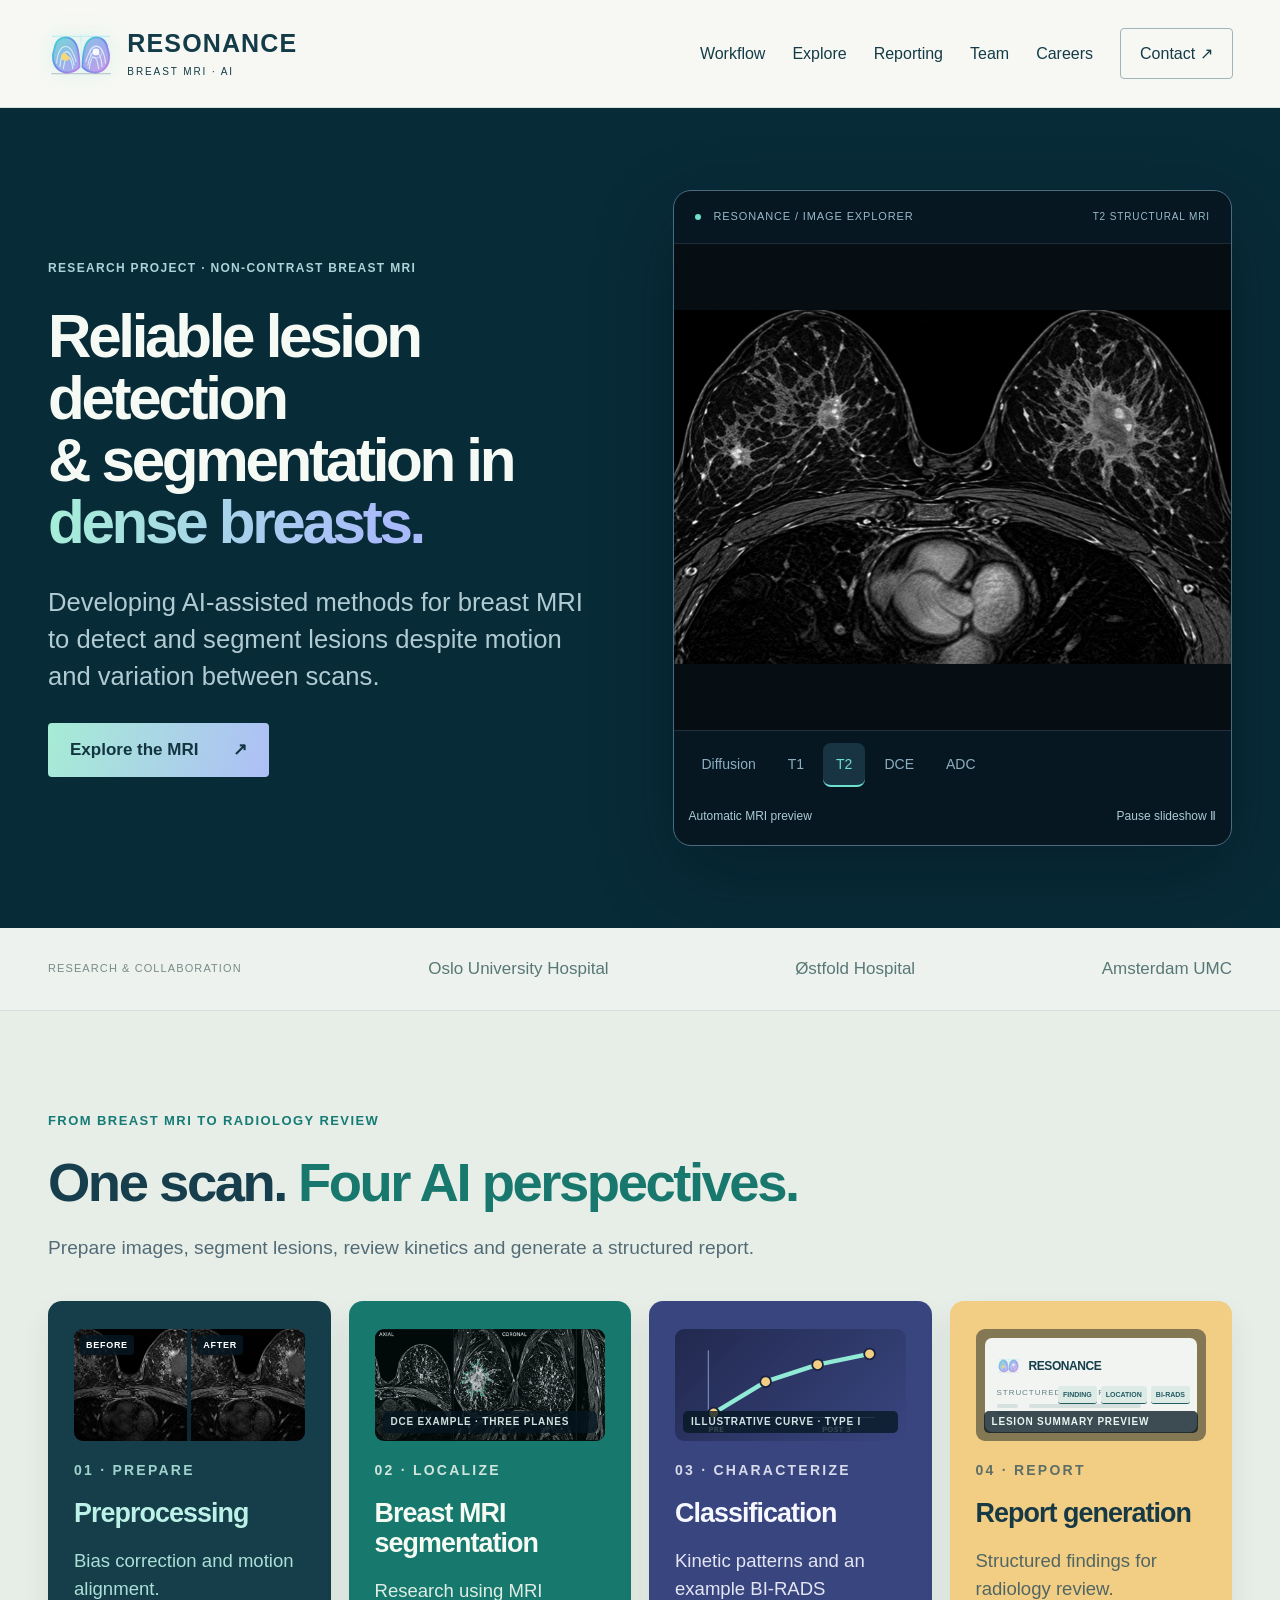
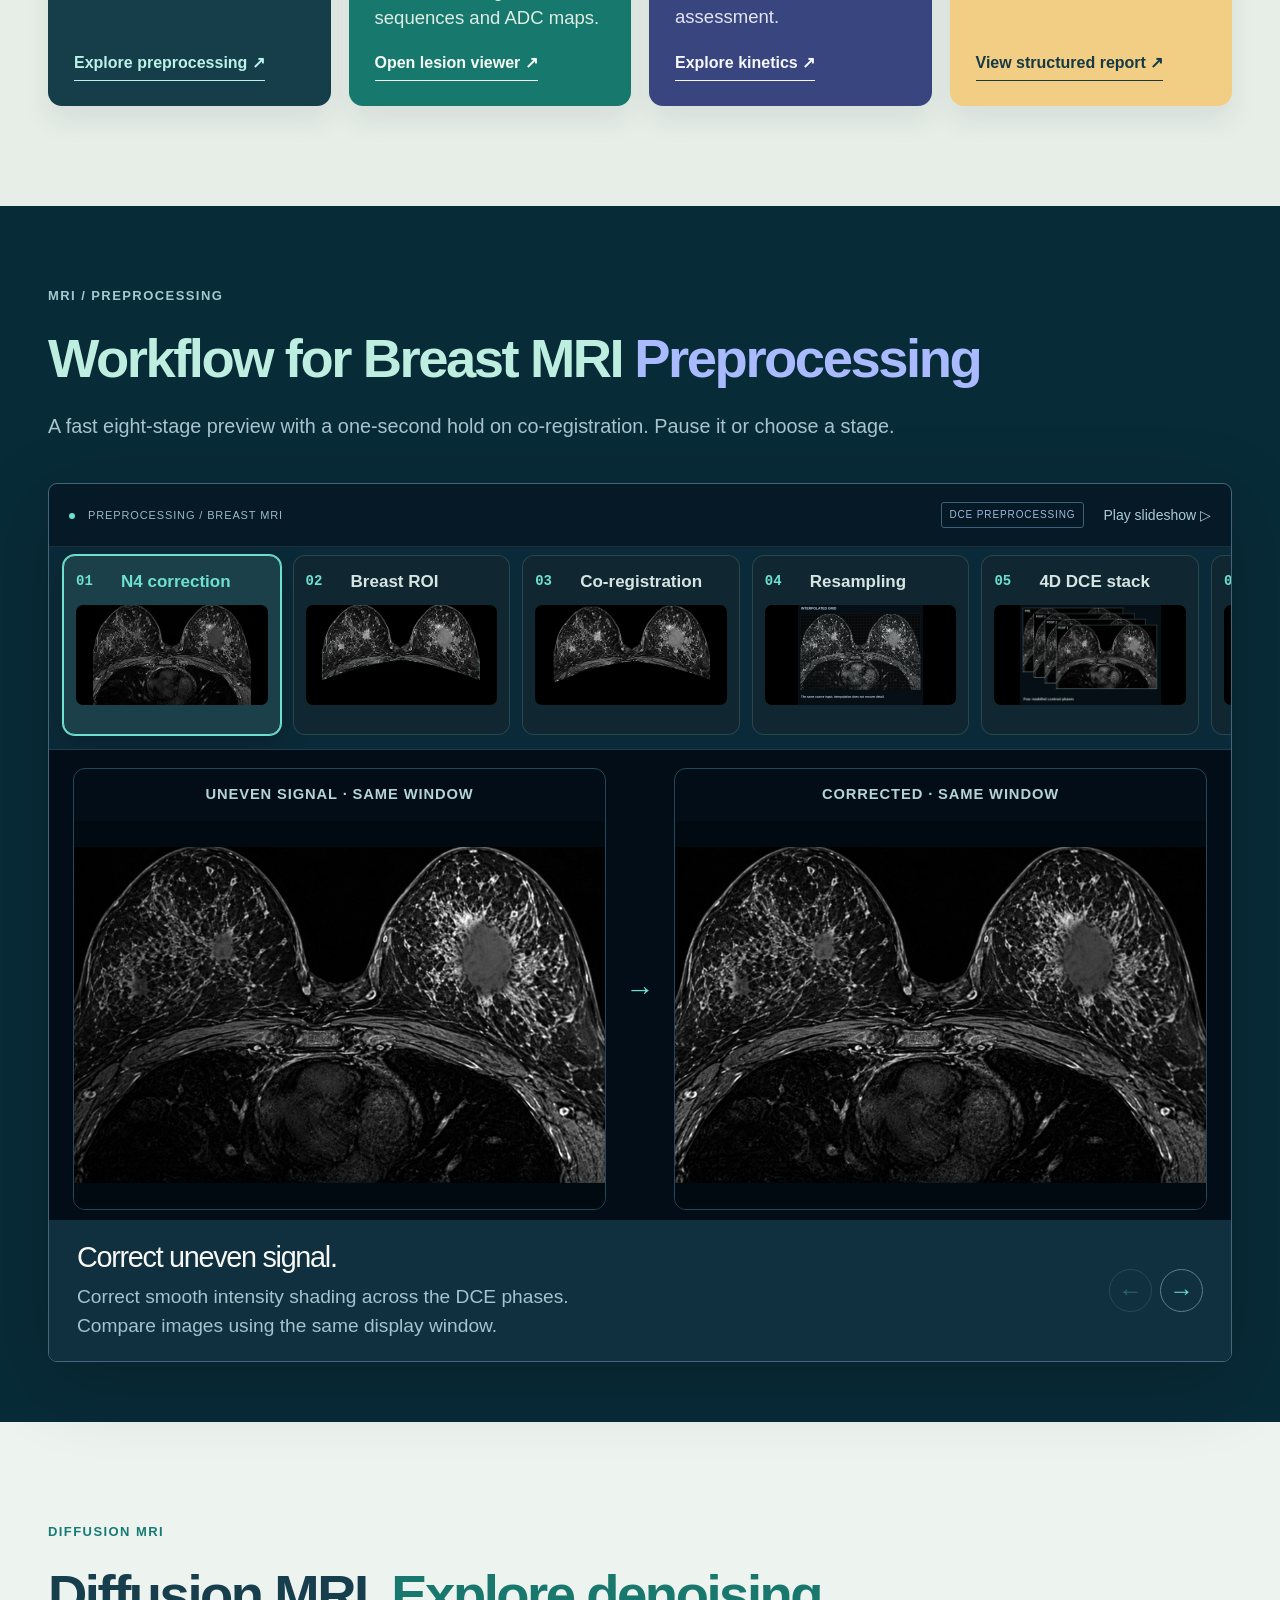
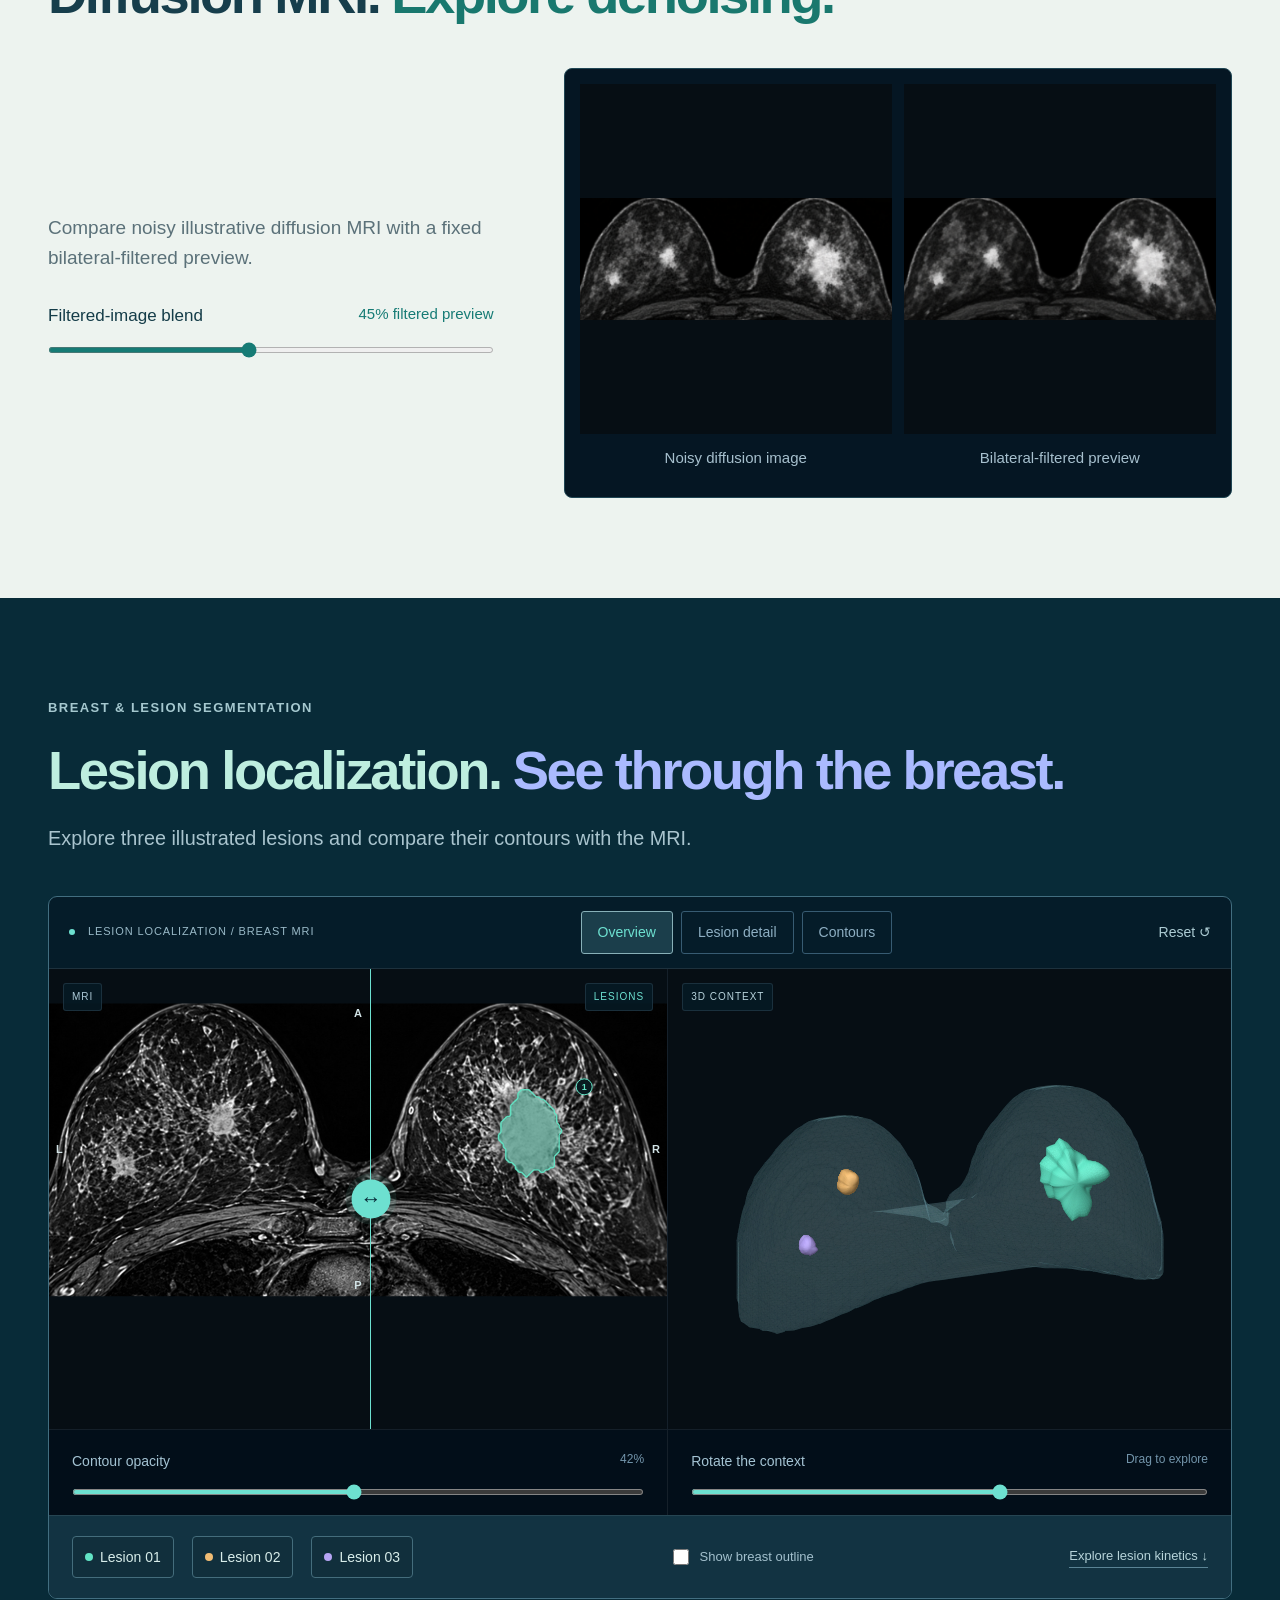
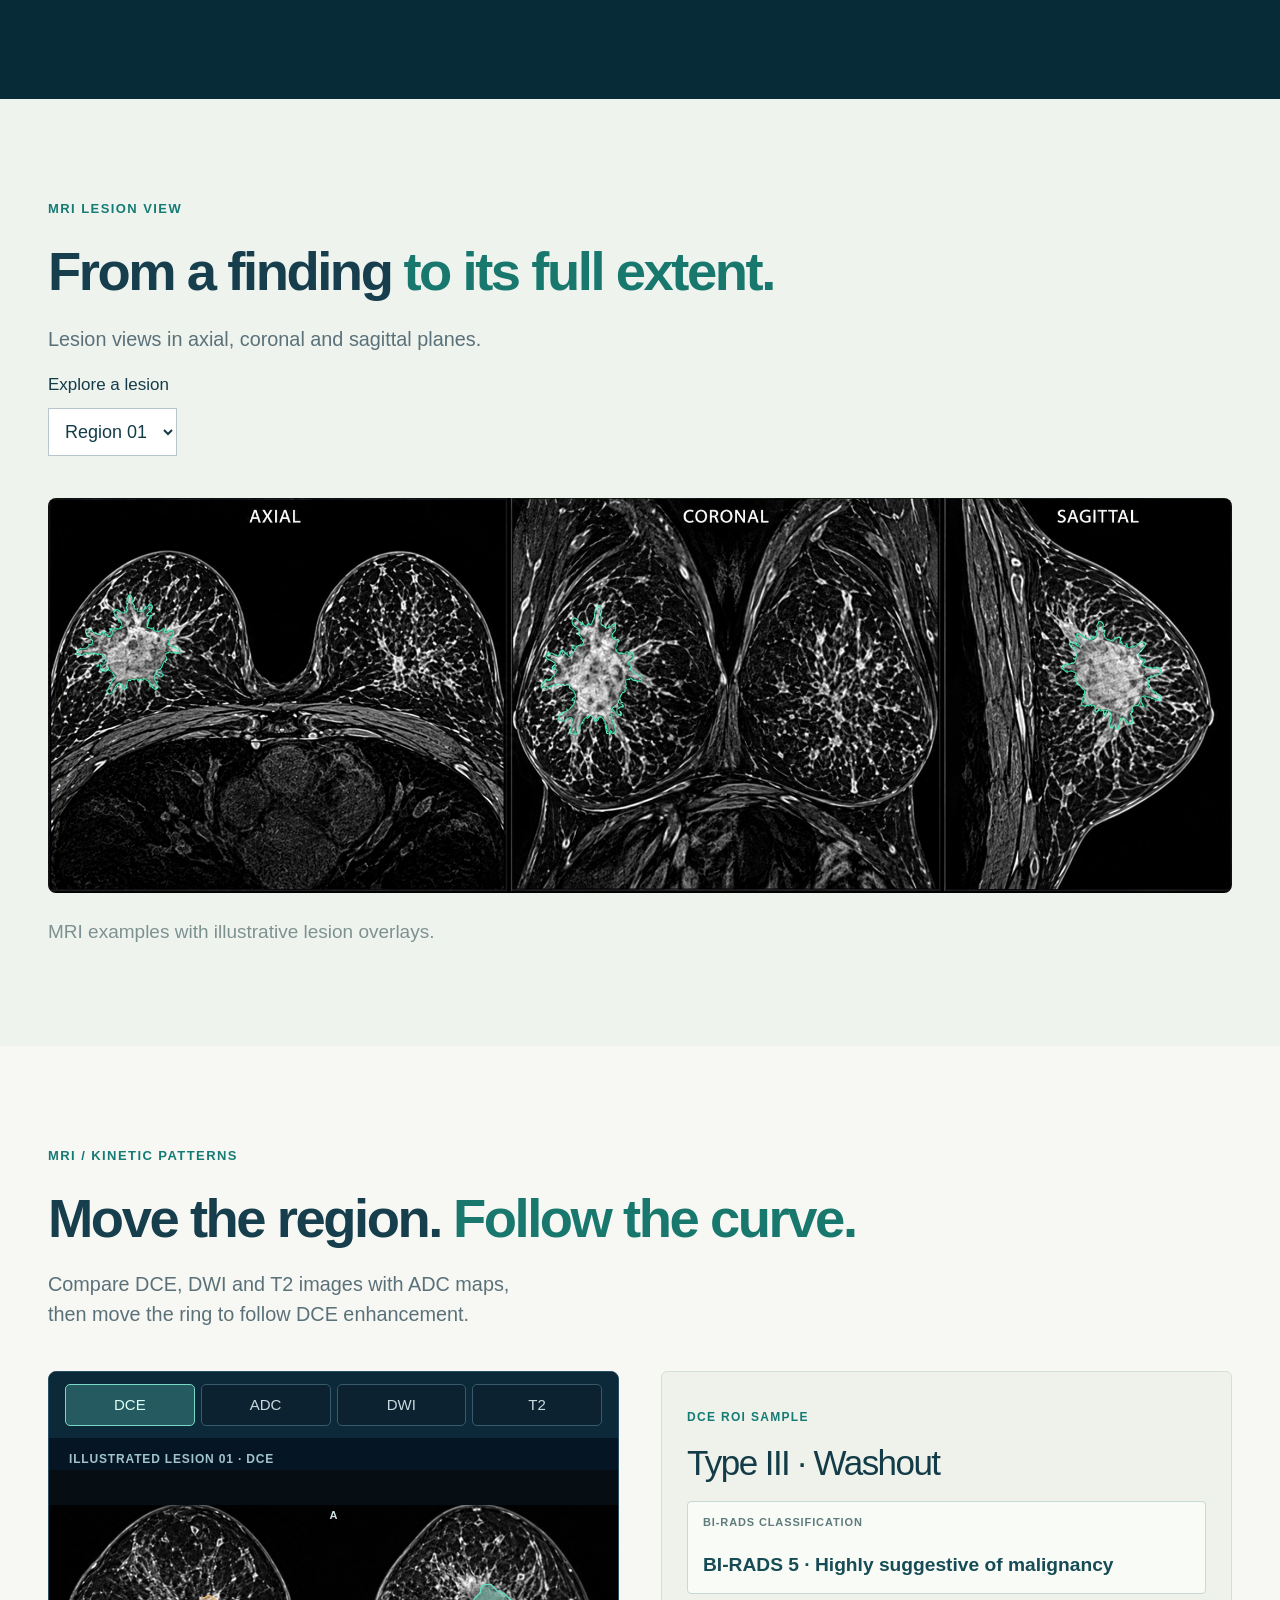
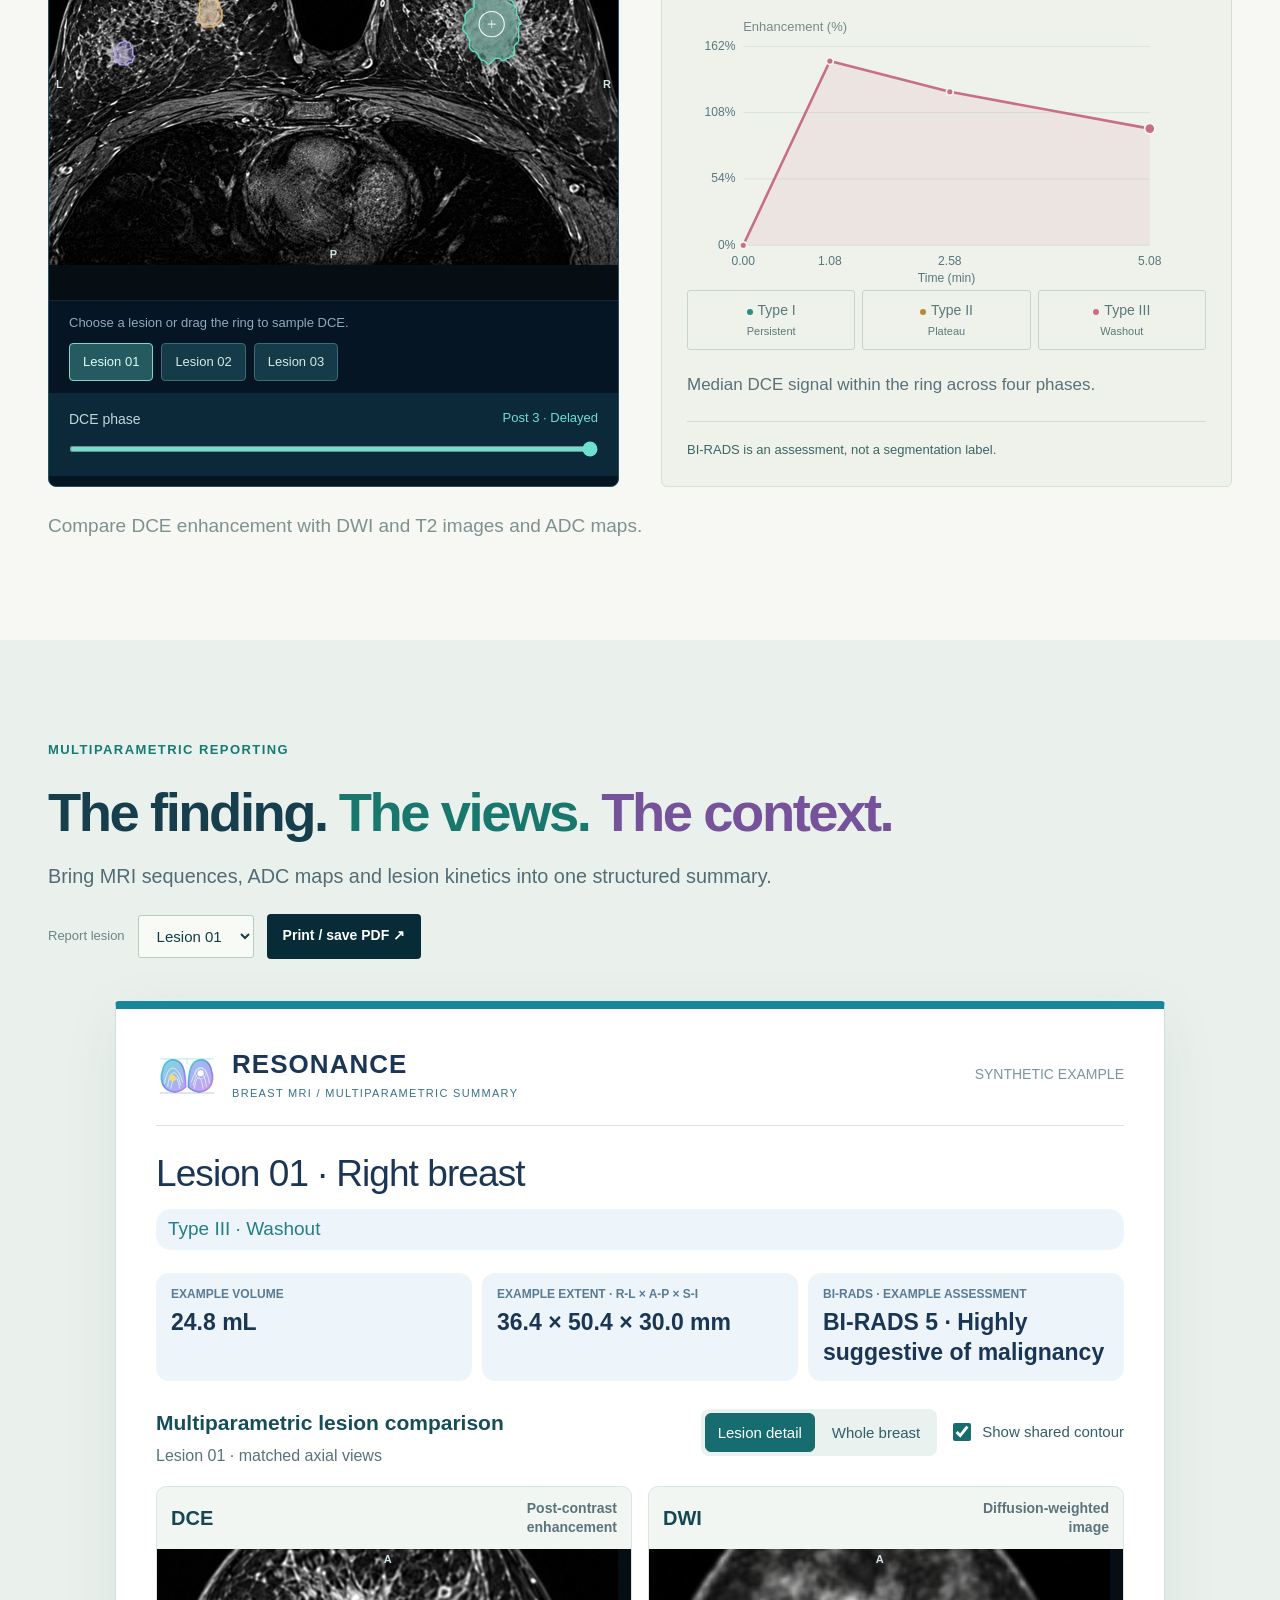
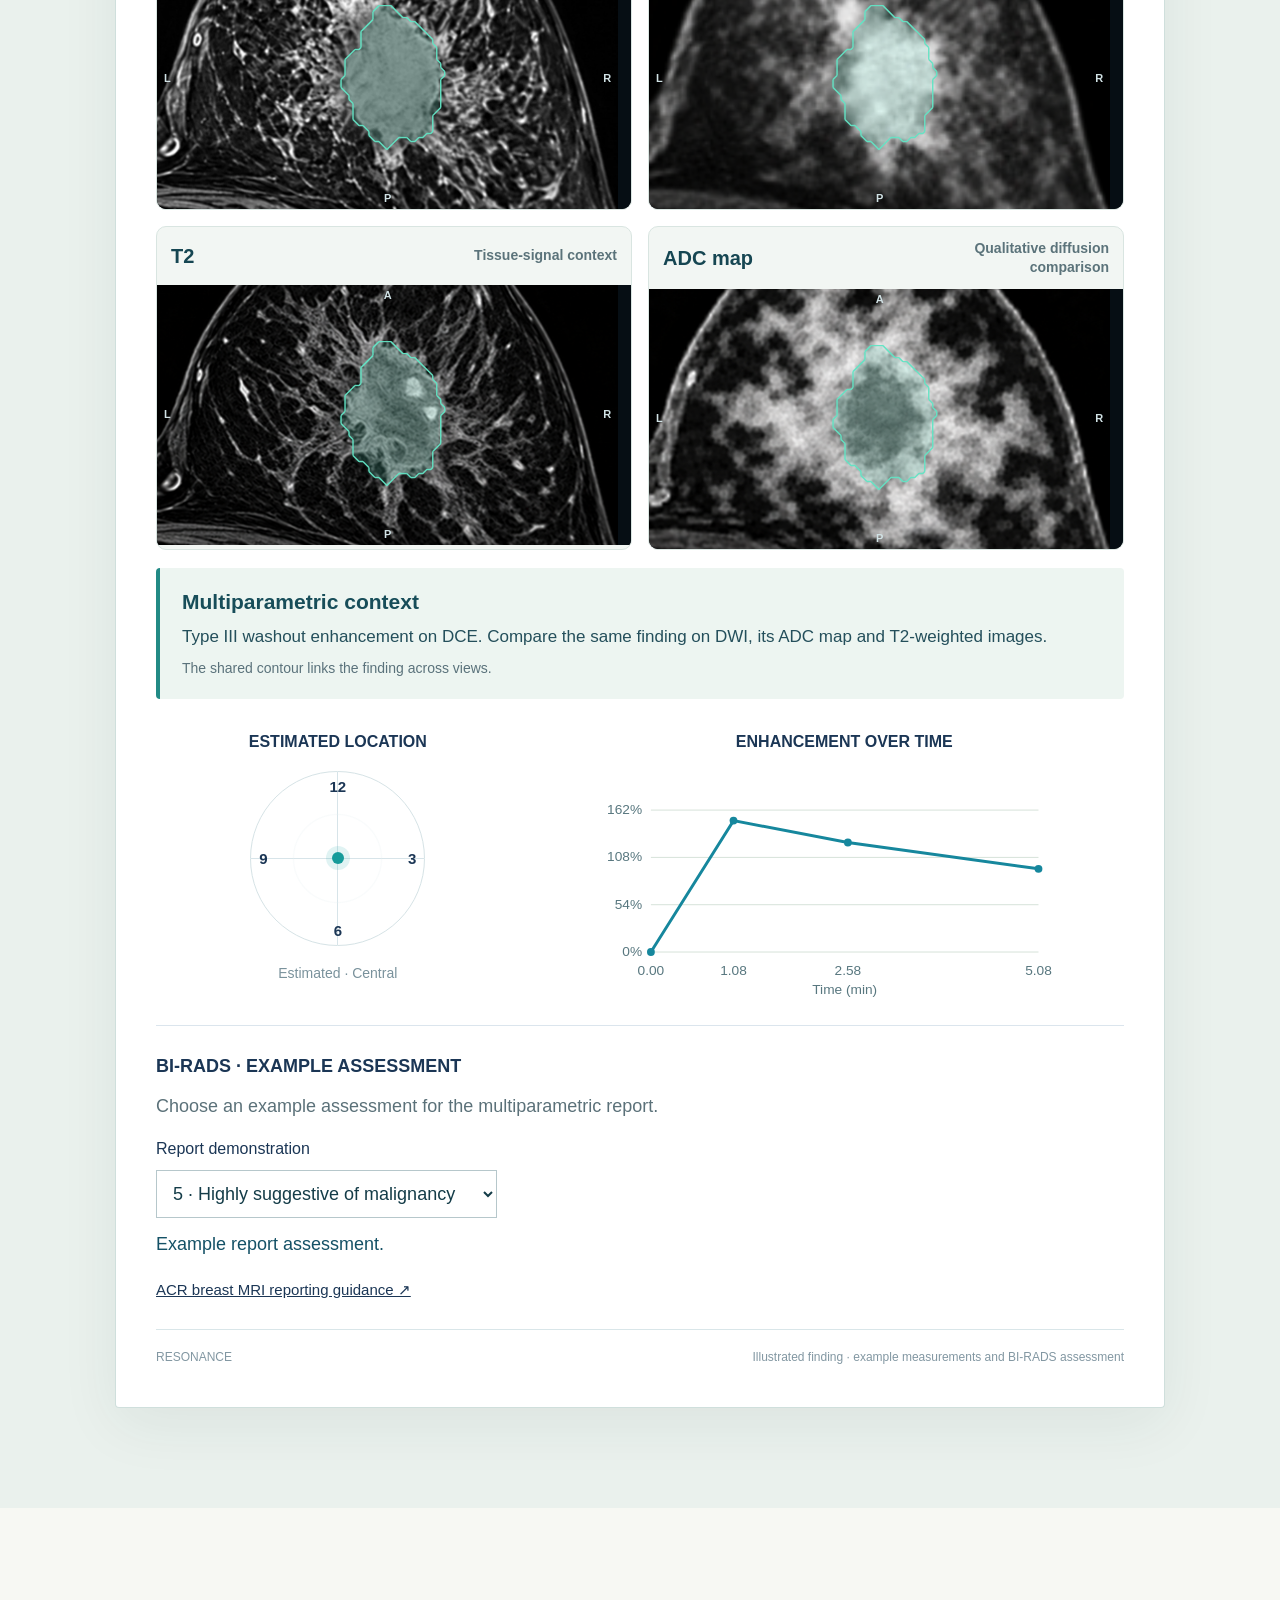
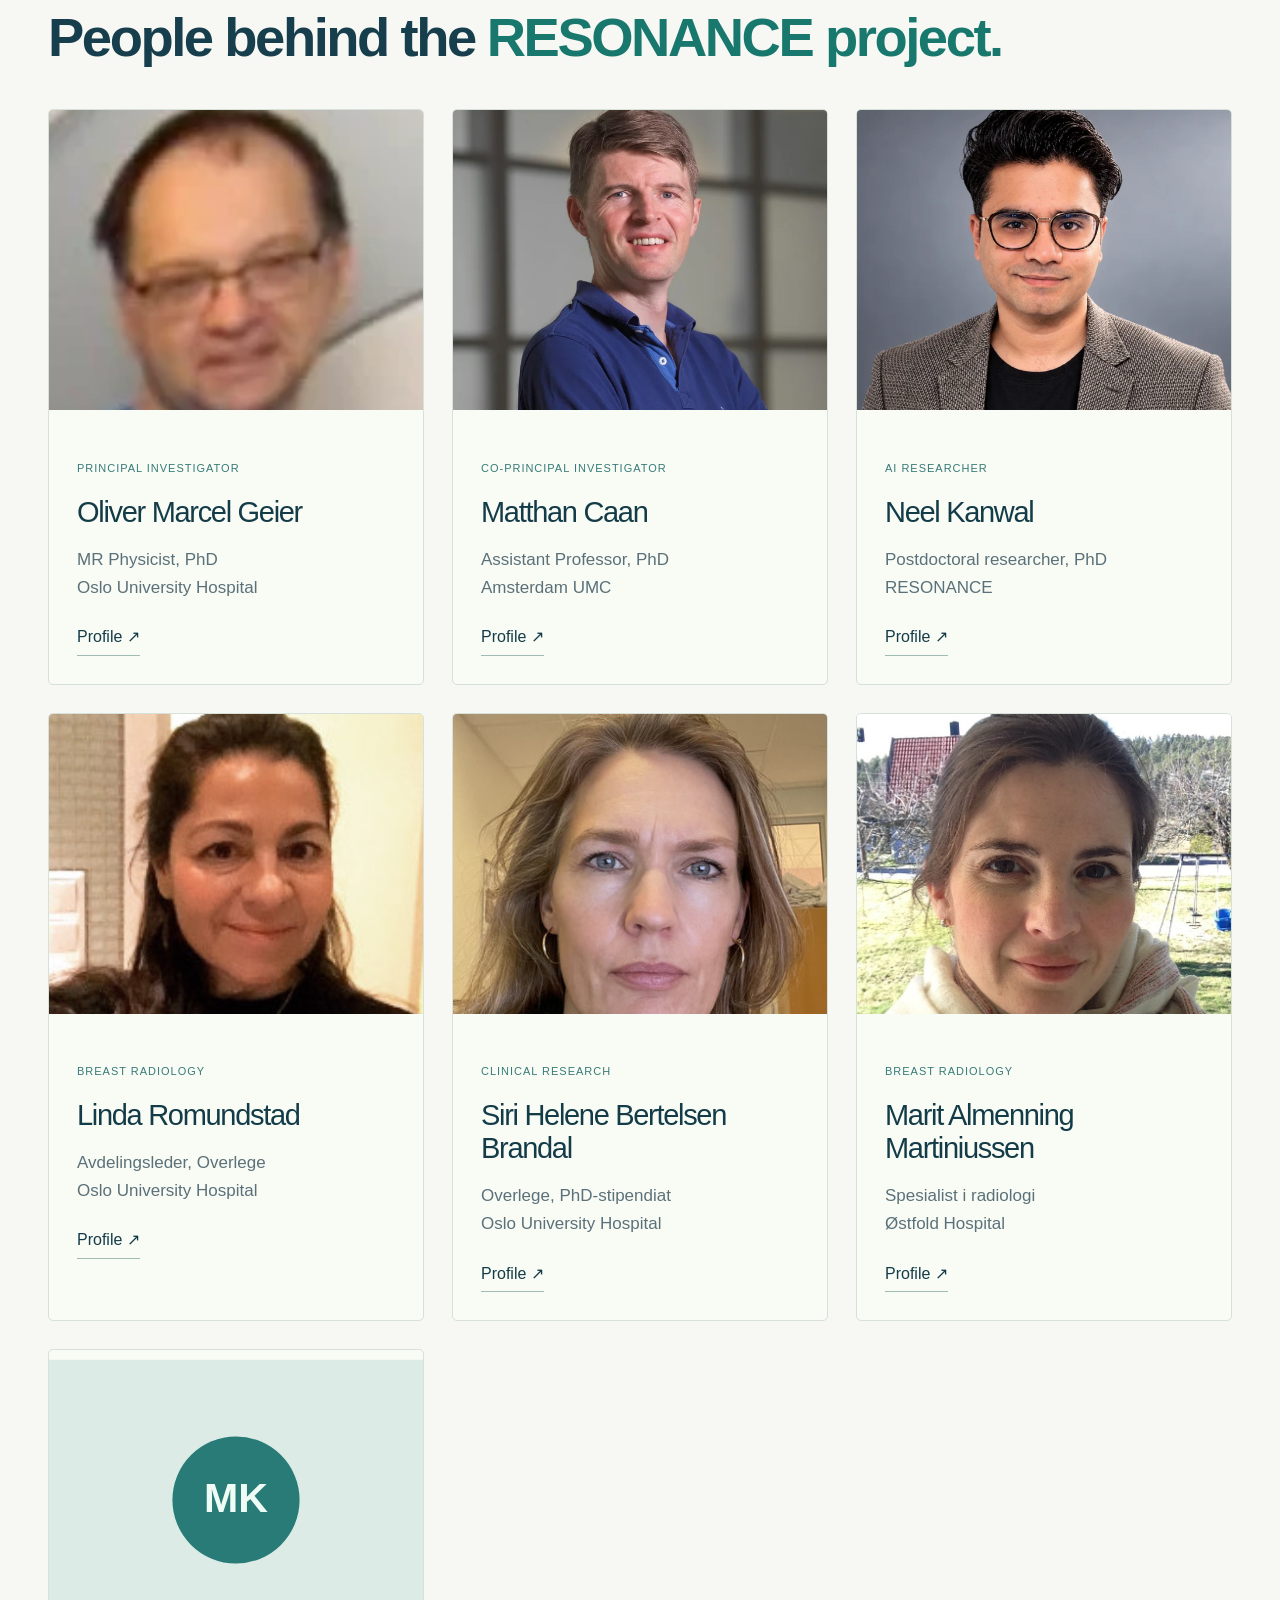
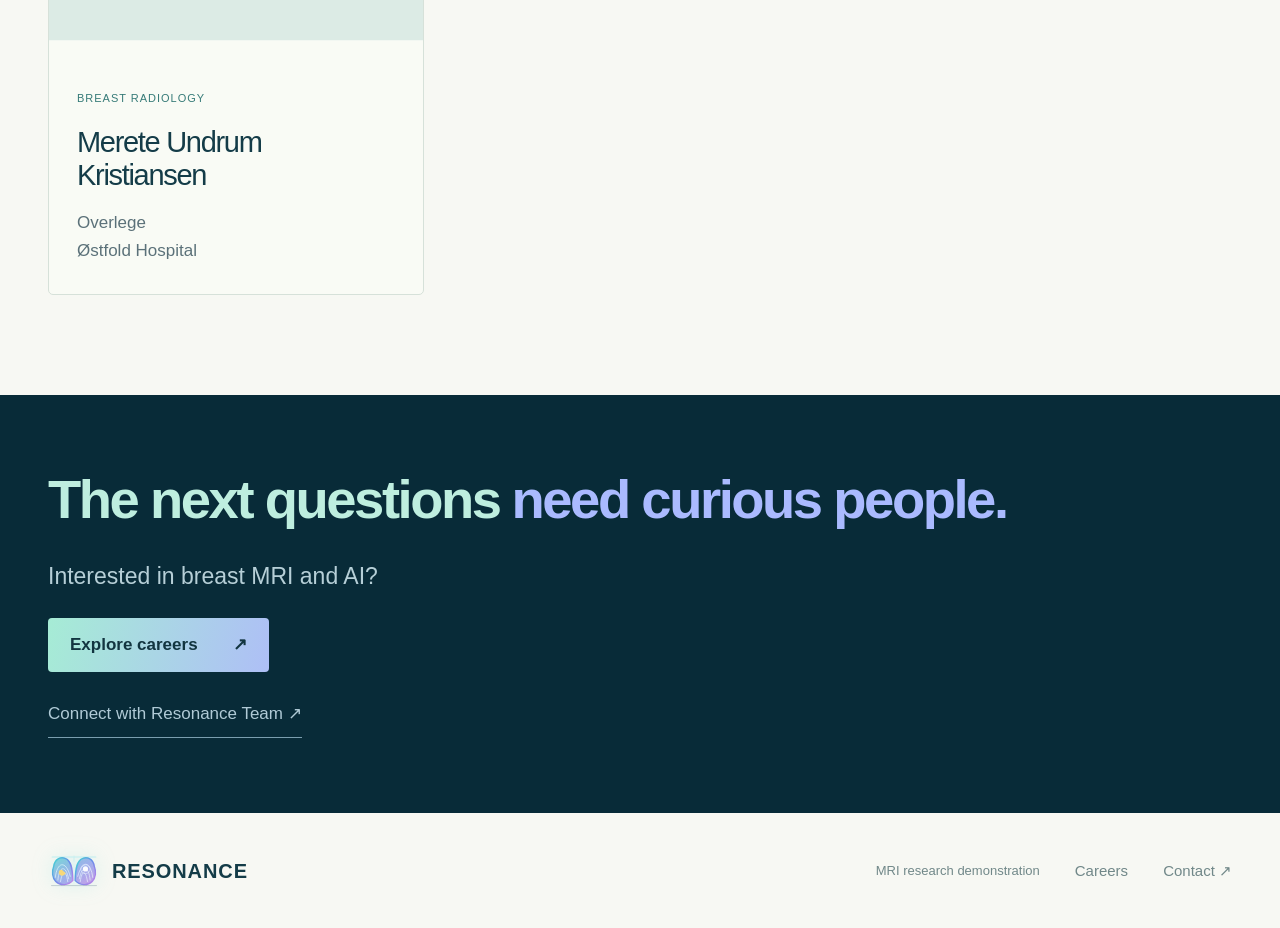
<file: index.html>
<!doctype html>
<html lang="en">
<head>
<meta charset="utf-8">
<meta name="viewport" content="width=device-width,initial-scale=1">
<meta name="theme-color" content="#092c3a">
<title>RESONANCE | Breast MRI research</title>
<meta name="description" content="Explore RESONANCE breast MRI research through illustrative examples of preprocessing, segmentation, lesion localization and enhancement kinetics.">
<link rel="icon" href="assets/mark.svg?v=synthetic-roi-boundary-20261028-1">
<link rel="stylesheet" href="style.css?v=team-portraits-20261111">
</head>
<body>
<a class="skip" href="#main">Skip to content</a>
<header class="header">
<a class="brand" href="#top">
<img src="assets/resonance-symbol.svg?v=synthetic-roi-boundary-20261028-1" alt="RESONANCE breast MRI logo">
<span>RESONANCE<small>BREAST MRI · AI</small>
</span>
</a>
<nav id="navigation" aria-label="Main navigation">
<a href="#workflow">Workflow</a>
<a href="#explore">Explore</a>
<a href="#report">Reporting</a>
<a href="#team">Team</a>
<a href="careers.html">Careers</a>
<a class="nav-contact" href="https://www.linkedin.com/in/neel-kanwal/" target="_blank" rel="noopener">Contact ↗</a>
</nav>
<button class="menu-toggle" aria-label="Open navigation" aria-expanded="false" aria-controls="navigation">☰</button>
</header>
<main id="main">
<section class="hero" id="top">
<div class="hero-halo" aria-hidden="true">
</div>
<div class="wrap hero-grid">
<div>
<div class="eyebrow">RESEARCH PROJECT · NON-CONTRAST BREAST MRI</div>
<h1>Reliable lesion detection<br>& segmentation in<br>
<em>dense breasts.</em>
</h1>
<p class="hero-lead">Developing AI-assisted methods for breast MRI to detect and segment lesions despite motion and variation between scans.</p>
<a class="button gradient" href="#explore">Explore the MRI <span>↗</span>
</a>
</div>
<div class="hero-console">
<div class="console-top">
<span>
<i>
</i> RESONANCE / IMAGE EXPLORER</span>
<span id="heroModeName">DIFFUSION MRI</span>
</div>
<div class="hero-visual">
<canvas id="heroCanvas" role="img" aria-label="Illustrative breast MRI illustration">
</canvas>
<canvas id="heroTransition" aria-hidden="true"></canvas>
</div>
<div class="mode-tabs" aria-label="Breast MRI sequences and ADC maps">
<button data-hero="dwi" class="active" aria-pressed="true">Diffusion</button>
<button data-hero="t1" aria-pressed="false">T1</button>
<button data-hero="t2" aria-pressed="false">T2</button>
<button data-hero="dce" aria-pressed="false">DCE</button>
<button data-hero="adc" aria-pressed="false">ADC</button>
</div>
<div class="hero-slideshow-controls"><span id="heroSlideshowStatus">Automatic MRI preview</span><button id="heroSlideshow" type="button" class="quiet-button">Pause slideshow Ⅱ</button></div>
<div class="hero-phase">
<label for="heroPhase">Selected DCE phase <span id="heroPhaseName">Post 3</span>
</label>
<input id="heroPhase" type="range" min="0" max="3" value="3" aria-label="Selected dynamic contrast phase">
</div>

</div>
</div>
</section>
<div class="institution-strip">
<div class="wrap institutions">
<span>RESEARCH & COLLABORATION</span>
<b>Oslo University Hospital</b>
<b>Østfold Hospital</b>
<b>Amsterdam UMC</b>
</div>
</div>
<section class="section focus-tiles">
<div class="wrap">
<div class="section-heading">
<div>
<div class="eyebrow">FROM BREAST MRI TO RADIOLOGY REVIEW</div>
<h2 class="section-title"><span class="heading-phrase heading-tone-1">One scan.</span> <span class="heading-phrase heading-tone-2">Four AI perspectives.</span></h2>
</div>
<p>Prepare images, segment lesions, review kinetics and generate a structured report.</p>
</div>
<div class="focus-grid">
<a class="focus-card focus-dwi" href="#workflow">
<div class="focus-thumb focus-thumb-pair">
<figure>
<img src="data:image/svg+xml,%3Csvg%20xmlns=%22http://www.w3.org/2000/svg%22%20width=%221%22%20height=%221%22%3E%3Cpath%20fill=%22%23060e14%22%20d=%22M0%200h1v1H0z%22/%3E%3C/svg%3E" data-illustration="n4-before" alt="Illustrative breast MRI with simulated bias-field shading">
<figcaption>BEFORE</figcaption>
</figure>
<figure>
<img src="data:image/svg+xml,%3Csvg%20xmlns=%22http://www.w3.org/2000/svg%22%20width=%221%22%20height=%221%22%3E%3Cpath%20fill=%22%23060e14%22%20d=%22M0%200h1v1H0z%22/%3E%3C/svg%3E" data-illustration="n4-after" alt="Illustrative breast MRI after simulated bias-field correction">
<figcaption>AFTER</figcaption>
</figure>
</div>
<small>01 · PREPARE</small>
<strong>Preprocessing</strong>
<span>Bias correction and motion alignment.</span>
<b>Explore preprocessing ↗</b>
</a>
<a class="focus-card focus-t1" href="#explore">
<div class="focus-thumb">
<img src="data:image/svg+xml,%3Csvg%20xmlns=%22http://www.w3.org/2000/svg%22%20width=%221%22%20height=%221%22%3E%3Cpath%20fill=%22%23060e14%22%20d=%22M0%200h1v1H0z%22/%3E%3C/svg%3E" data-illustration="result-1" alt="Illustrative lesion views in axial, coronal and sagittal planes">
<span>DCE EXAMPLE · THREE PLANES</span>
</div>
<small>02 · LOCALIZE</small>
<strong>Breast MRI segmentation</strong>
<span>Research using MRI sequences and ADC maps.</span>
<b>Open lesion viewer ↗</b>
</a>
<a class="focus-card focus-t2" href="#kinetics">
<div class="focus-thumb focus-thumb-chart">
<svg viewBox="0 0 220 110" role="img" aria-label="Illustrative lesion enhancement across four illustrative DCE phases">
<path d="M18 91H204M18 16V91" fill="none" stroke="#91a8d5" stroke-width="1"/>
<path d="M24 86 L82 51 L140 32 L198 20" fill="none" stroke="#91ead6" stroke-width="5" stroke-linecap="round" stroke-linejoin="round"/>
<g fill="#f2ce84" stroke="#18213f" stroke-width="2">
<circle cx="24" cy="86" r="6"/><circle cx="82" cy="51" r="6"/><circle cx="140" cy="32" r="6"/><circle cx="198" cy="20" r="6"/>
</g>
<text x="18" y="107">PRE</text>
<text x="145" y="107">POST 3</text>
</svg>
<span>ILLUSTRATIVE CURVE · TYPE I</span>
</div>
<small>03 · CHARACTERIZE</small>
<strong>Classification</strong>
<span>Kinetic patterns and an example BI-RADS assessment.</span>
<b>Explore kinetics ↗</b>
</a>
<a class="focus-card focus-dce" href="#report">
<div class="focus-thumb focus-thumb-report">
<div class="report-mini">
<img src="assets/mark.svg?v=synthetic-roi-boundary-20261028-1" alt="">
<strong>RESONANCE</strong>
<span>STRUCTURED MRI REPORT</span>
<i>
</i>
<i>
</i>
<i>
</i>
<div>
<b>FINDING</b>
<b>LOCATION</b>
<b>BI-RADS</b>
</div>
</div>
<span>LESION SUMMARY PREVIEW</span>
</div>
<small>04 · REPORT</small>
<strong>Report generation</strong>
<span>Structured findings for radiology review.</span>
<b>View structured report ↗</b>
</a>
</div>
</div>
</section>
<section class="workflow-section" id="workflow">
<div class="wrap section-heading">
<div>
<div class="eyebrow light">MRI / PREPROCESSING</div>
<h2 class="section-title"><span class="heading-phrase heading-tone-1">Workflow for Breast MRI</span> <span class="heading-phrase heading-tone-2">Preprocessing</span></h2>
<p>A fast eight-stage preview with a one-second hold on co-registration. Pause it or choose a stage.</p>
</div>
</div>
<div class="pipeline-scroll" id="pipelineScroll">
<div class="workflow-sticky wrap">
<div class="pipeline-panel">
<div class="panel-top">
<span>
<i>
</i> PREPROCESSING / BREAST MRI</span>
<span class="mode-label">DCE PREPROCESSING</span>
<button id="pipelinePlay" class="quiet-button" aria-label="Play pipeline">Play flow ▷</button>
</div>
<div class="stage-path" aria-label="Preprocessing stages">
<button data-step="0" class="active" aria-current="step">
<small>01</small>
<img src="data:image/svg+xml,%3Csvg%20xmlns=%22http://www.w3.org/2000/svg%22%20width=%221%22%20height=%221%22%3E%3Cpath%20fill=%22%23060e14%22%20d=%22M0%200h1v1H0z%22/%3E%3C/svg%3E" data-illustration="n4-after" alt="" loading="eager">
<span>N4 correction</span>
</button>
<button data-step="1">
<small>02</small>
<img src="data:image/svg+xml,%3Csvg%20xmlns=%22http://www.w3.org/2000/svg%22%20width=%221%22%20height=%221%22%3E%3Cpath%20fill=%22%23060e14%22%20d=%22M0%200h1v1H0z%22/%3E%3C/svg%3E" data-illustration="roi-after" alt="" loading="eager">
<span>Breast ROI</span>
</button>
<button data-step="2">
<small>03</small>
<img src="data:image/svg+xml,%3Csvg%20xmlns=%22http://www.w3.org/2000/svg%22%20width=%221%22%20height=%221%22%3E%3Cpath%20fill=%22%23060e14%22%20d=%22M0%200h1v1H0z%22/%3E%3C/svg%3E" data-illustration="coreg-motion-added" alt="" loading="eager">
<span>Co-registration</span>
</button>
<button data-step="3">
<small>04</small>
<img src="data:image/svg+xml,%3Csvg%20xmlns=%22http://www.w3.org/2000/svg%22%20width=%221%22%20height=%221%22%3E%3Cpath%20fill=%22%23060e14%22%20d=%22M0%200h1v1H0z%22/%3E%3C/svg%3E" data-illustration="grid-after" alt="" loading="eager">
<span>Resampling</span>
</button>
<button data-step="4">
<small>05</small>
<img src="data:image/svg+xml,%3Csvg%20xmlns=%22http://www.w3.org/2000/svg%22%20width=%221%22%20height=%221%22%3E%3Cpath%20fill=%22%23060e14%22%20d=%22M0%200h1v1H0z%22/%3E%3C/svg%3E" data-illustration="phase-stack" alt="" loading="eager">
<span>4D DCE stack</span>
</button>
<button data-step="5">
<small>06</small>
<img src="data:image/svg+xml,%3Csvg%20xmlns=%22http://www.w3.org/2000/svg%22%20width=%221%22%20height=%221%22%3E%3Cpath%20fill=%22%23060e14%22%20d=%22M0%200h1v1H0z%22/%3E%3C/svg%3E" data-illustration="norm-after" alt="" loading="eager">
<span>Normalization</span>
</button>
<button data-step="6">
<small>07</small>
<img src="data:image/svg+xml,%3Csvg%20xmlns=%22http://www.w3.org/2000/svg%22%20width=%221%22%20height=%221%22%3E%3Cpath%20fill=%22%23060e14%22%20d=%22M0%200h1v1H0z%22/%3E%3C/svg%3E" data-illustration="vessel-after" alt="" loading="eager">
<span>Vessel suppression</span>
</button>
<button data-step="7">
<small>08</small>
<img src="data:image/svg+xml,%3Csvg%20xmlns=%22http://www.w3.org/2000/svg%22%20width=%221%22%20height=%221%22%3E%3Cpath%20fill=%22%23060e14%22%20d=%22M0%200h1v1H0z%22/%3E%3C/svg%3E" data-illustration="sub-3" alt="" loading="eager">
<span>Subtraction</span>
</button>
</div>
<div class="pipeline-canvas-row" id="pipelineCanvasRow">
<div class="pipeline-pane">
<span id="pipelineBeforeLabel">UNEVEN SIGNAL · SAME WINDOW</span>
<div class="pipeline-image-wrap">
<img id="pipelineBefore" src="data:image/svg+xml,%3Csvg%20xmlns=%22http://www.w3.org/2000/svg%22%20width=%221%22%20height=%221%22%3E%3Cpath%20fill=%22%23060e14%22%20d=%22M0%200h1v1H0z%22/%3E%3C/svg%3E" data-illustration="n4-before" alt="Illustrative breast MRI with simulated bias-field shading">
</div>
</div>
<span class="process-arrow" aria-hidden="true">→</span>
<div class="pipeline-pane">
<span id="pipelineAfterLabel">CORRECTED · SAME WINDOW</span>
<div class="pipeline-image-wrap">
<img id="pipelineAfter" src="data:image/svg+xml,%3Csvg%20xmlns=%22http://www.w3.org/2000/svg%22%20width=%221%22%20height=%221%22%3E%3Cpath%20fill=%22%23060e14%22%20d=%22M0%200h1v1H0z%22/%3E%3C/svg%3E" data-illustration="n4-after" alt="Illustrative breast MRI after reversing the known simulated bias field">
</div>
</div>
</div>
<div class="pipeline-caption">
<div>
<h3 id="stepTitle" aria-live="polite">Correct uneven signal.</h3>
<p id="stepDescription">Correct smooth intensity shading across the DCE phases.
Compare images using the same display window.</p>
</div>
<div class="step-controls">
<button id="prevStep" aria-label="Previous stage" disabled>←</button>
<button id="nextStep" aria-label="Next stage">→</button>
</div>
</div>
</div>

</div>
</div>
</section>
<section class="section diffusion-section" id="diffusion">
<div class="wrap section-heading"><div>
<div class="eyebrow">DIFFUSION MRI</div>
<h2 class="section-title"><span class="heading-phrase heading-tone-1">Diffusion MRI.</span> <span class="heading-phrase heading-tone-2">Explore denoising.</span></h2>
</div></div>
<div class="wrap diffusion-grid">
<div>
<p>Compare noisy illustrative diffusion MRI with a fixed bilateral-filtered preview.</p>
<label for="denoiseSlider" class="control-label">Filtered-image blend <span id="denoiseName">45% filtered preview</span>
</label>
<input id="denoiseSlider" type="range" min="0" max="100" value="45">
</div>
<div class="diffusion-images">
<figure>
<canvas id="dwiBefore" role="img" aria-label="Illustrative diffusion MRI illustration">
</canvas>
<figcaption>Noisy diffusion image</figcaption>
</figure>
<figure>
<canvas id="dwiAfter" role="img" aria-label="Diffusion MRI with adjustable noise reduction">
</canvas>
<figcaption>Bilateral-filtered preview</figcaption>
</figure>
</div>
</div>
</section>
<section class="section segmentation-section" id="explore">
<div class="wrap">
<div class="section-heading">
<div>
<div class="eyebrow light">BREAST & LESION SEGMENTATION</div>
<h2 class="section-title"><span class="heading-phrase heading-tone-1">Lesion localization.</span> <span class="heading-phrase heading-tone-2">See through the breast.</span></h2>
<p>Explore three illustrated lesions and compare their contours with the MRI.</p>
</div>
</div>
<div class="reader">
<div class="panel-top">
<span>
<i>
</i> LESION LOCALIZATION / BREAST MRI</span>
<div class="view-tabs" aria-label="Image presentation">
<button data-presentation="overview" class="active" aria-pressed="true">Overview</button>
<button data-presentation="detail" aria-pressed="false">Lesion detail</button>
<button data-presentation="contours" aria-pressed="false">Contours</button>
</div>
<button class="quiet-button" id="resetViewer">Reset ↺</button>
</div>
<div class="reader-grid">
<div class="slice-column">
<div class="slice-compare">
<canvas id="mriBase" role="img" aria-label="Breast MRI without segmentation overlay">
</canvas>
<div class="mask-reveal" id="maskReveal">
<canvas id="mriMask" role="img" aria-label="Breast and lesion segmentation overlay">
</canvas>
</div>
<span class="image-tag left-tag">MRI</span>
<span class="image-tag right-tag">LESIONS</span>
<div class="reveal-line" id="revealLine">
<span>↔</span>
</div>
<input id="maskSlider" type="range" min="0" max="100" value="52" aria-label="Reveal breast and lesion segmentation">
</div>
<div class="slice-control">
<label for="sliceSlider">Contour opacity <span id="sliceName">42%</span>
</label>
<input id="sliceSlider" type="range" min="5" max="80" value="42">
</div>
</div>
<div class="volume-column">
<span class="volume-tag">3D CONTEXT</span>
<canvas id="volumeCanvas" role="img" aria-label="Rotatable 3D breast context with all three lesions">
</canvas>
<div class="rotation-control">
<label for="rotationSlider">Rotate the context <span>Drag to explore</span>
</label>
<input id="rotationSlider" type="range" min="-100" max="100" value="20">
</div>
</div>
</div>
<div class="reader-bottom">
<div class="all-lesions-key" aria-label="Focus on an illustrated lesion"><button type="button" data-focus-lesion="1"><i></i>Lesion 01</button><button type="button" data-focus-lesion="2"><i></i>Lesion 02</button><button type="button" data-focus-lesion="3"><i></i>Lesion 03</button></div>
<label class="mask-toggle">
<input id="breastMaskToggle" type="checkbox">
<span>Show breast outline</span>
</label>
<a href="#kinetics">Explore lesion kinetics ↓</a>
</div>
</div>
</div>
</section>
<section class="section case-results" id="results">
<div class="wrap">
<div class="section-heading">
<div>
<div class="eyebrow">MRI LESION VIEW</div>
<h2 class="section-title"><span class="heading-phrase heading-tone-1">From a finding</span> <span class="heading-phrase heading-tone-2">to its full extent.</span></h2>
</div>
<div>
<p>Lesion views in axial, coronal and sagittal planes.</p>
<label for="resultSelect">Explore a lesion</label>
<select id="resultSelect">
<option value="1">Region 01</option>
<option value="2">Region 02</option>
<option value="3">Region 03</option>
</select>
</div>
</div>
<img id="caseResult" src="data:image/svg+xml,%3Csvg%20xmlns=%22http://www.w3.org/2000/svg%22%20width=%221%22%20height=%221%22%3E%3Cpath%20fill=%22%23060e14%22%20d=%22M0%200h1v1H0z%22/%3E%3C/svg%3E" data-illustration="result-1" alt="Illustrative breast MRI examples with lesion overlays in axial, coronal and sagittal views">
<p class="section-note">MRI examples with illustrative lesion overlays.</p>
</div>
</section>
<section class="section kinetics-section" id="kinetics">
<div class="wrap">
<div class="section-heading">
<div>
<div class="eyebrow">MRI / KINETIC PATTERNS</div>
<h2 class="section-title"><span class="heading-phrase heading-tone-1">Move the region.</span> <span class="heading-phrase heading-tone-2">Follow the curve.</span></h2>
</div>
<p>Compare DCE, DWI and T2 images with ADC maps,<br class="desktop-line">then move the ring to follow DCE enhancement.</p>
</div>
<div class="kinetic-grid">
<div class="roi-view">
<div class="kinetic-sequence-tabs" role="group" aria-label="Breast MRI sequences and ADC maps">
<button type="button" data-kinetic-mode="dce" class="active" aria-pressed="true">DCE</button>
<button type="button" data-kinetic-mode="adc" aria-pressed="false">ADC</button>
<button type="button" data-kinetic-mode="dwi" aria-pressed="false">DWI</button>
<button type="button" data-kinetic-mode="t2" aria-pressed="false">T2</button>
</div>
<div class="kinetic-case-label" id="kineticImageLabel">LESION 01 · DCE</div>

<canvas id="kineticMRI" role="img" aria-label="Drag a sampling region over the breast MRI to explore enhancement curves">
</canvas>
<div class="roi-instruction">Choose a lesion or drag the ring to sample DCE.<div class="kinetic-region-buttons"><button type="button" data-kinetic-roi="1">Lesion 01</button><button type="button" data-kinetic-roi="2">Lesion 02</button><button type="button" data-kinetic-roi="3">Lesion 03</button></div></div>
<div class="kinetic-phases">
<label for="kineticPhase">DCE phase <span id="kineticPhaseName">Post 3</span>
</label>
<input id="kineticPhase" type="range" min="0" max="3" value="3">
</div>

</div>
<div class="curve-panel">
<div class="pattern-heading">
<span class="eyebrow" id="curveSource">DCE ROI SAMPLE</span>
<h3 id="curveTitle" aria-live="polite">Type III · Washout</h3>
</div>
<div class="example-birads" aria-live="polite">
<span>BI-RADS CLASSIFICATION</span>
<strong id="exampleBirads">BI-RADS 5 · Highly suggestive of malignancy</strong>
</div>
<svg id="kineticChart" viewBox="0 0 600 320" role="img" aria-label="Dynamic enhancement curve">
<g id="curveGrid">
</g>
<path id="curveArea">
</path>
<path id="curveLine">
</path>
<g id="curveDots">
</g>
<text x="65" y="24" class="axis-label">Enhancement (%)</text>

</svg>
<div class="curve-types" aria-label="Enhancement curve examples">
<button data-curve="1">
<i>
</i>Type I <span>Persistent</span>
</button>
<button data-curve="2">
<i>
</i>Type II <span>Plateau</span>
</button>
<button data-curve="3" class="active">
<i>
</i>Type III <span>Washout</span>
</button>
</div>
<p id="curveExplanation">A rapid rise followed by a fall in enhancement.</p>
<div class="birads-note">
<b>BI-RADS is an assessment, not a segmentation label.</b>
</div>
</div>
</div>
<p class="section-note">Compare DCE enhancement with DWI and T2 images and ADC maps.</p>
</div>
</section>
<section class="section report-section" id="report">
<div class="wrap">
<div class="section-heading">
<div>
<div class="eyebrow">MULTIPARAMETRIC REPORTING</div>
<h2 class="section-title"><span class="heading-phrase heading-tone-1">The finding.</span> <span class="heading-phrase heading-tone-2">The views.</span> <span class="heading-phrase heading-tone-3">The context.</span></h2>
<p class="report-intro">Bring MRI sequences, ADC maps and lesion kinetics into one structured summary.</p>
</div>
<div class="report-actions">
<label for="reportLesion">Report lesion</label>
<select id="reportLesion">
<option value="1">Lesion 01</option>
<option value="2">Lesion 02</option>
<option value="3">Lesion 03</option>
</select>
<button id="printReport" class="button dark">Print / save PDF ↗</button>
</div>
</div>
<article class="report-paper" id="reportPaper">
<div class="report-brand">
<img src="assets/resonance-symbol.svg?v=synthetic-roi-boundary-20261028-1" alt="RESONANCE logo">
<span>RESONANCE<small>BREAST MRI / MULTIPARAMETRIC SUMMARY</small>
</span>
<b id="reportExampleBadge">MRI EXAMPLE</b>
</div>
<div class="report-title">
<h3 id="reportTitle">Lesion 01 · Breast MRI</h3>
<span id="reportPattern">Type III · Washout</span>
</div>
<div class="report-metrics">
<div>
<span>EXAMPLE VOLUME</span>
<strong id="reportVolume">—</strong>
</div>
<div>
<span>EXAMPLE EXTENT · R-L × A-P × S-I</span>
<strong id="reportSize">—</strong>
</div>
<div>
<span>BI-RADS · EXAMPLE ASSESSMENT</span>
<strong id="biradsValue">BI-RADS 5 · Highly suggestive of malignancy</strong>
</div>
</div>
<section class="report-comparison" aria-labelledby="reportComparisonHeading">
<div class="report-comparison-heading">
<div>
<h4 id="reportComparisonHeading">Multiparametric lesion comparison</h4>
<p id="reportComparisonFinding">One lesion across DCE, DWI, T2 and ADC.</p>
</div>
<div class="report-comparison-controls">
<div class="report-view-tabs" role="group" aria-label="Reporting image view">
<button type="button" data-report-view="detail" class="active" aria-pressed="true">Lesion detail</button>
<button type="button" data-report-view="overview" aria-pressed="false">Whole breast</button>
</div>
<label class="report-contour-toggle"><input id="reportContourToggle" type="checkbox" checked> Show shared contour</label>
</div>
</div>
<div class="report-image-grid report-multiparametric-grid">
<figure>
<figcaption><strong>DCE</strong><span>Post-contrast enhancement</span></figcaption>
<canvas id="reportDce" role="img" aria-label="Selected lesion on DCE breast MRI"></canvas>
</figure>
<figure>
<figcaption><strong>DWI</strong><span>Diffusion-weighted image</span></figcaption>
<canvas id="reportDwi" role="img" aria-label="The same lesion on diffusion-weighted breast MRI"></canvas>
</figure>
<figure>
<figcaption><strong>T2</strong><span>Tissue-signal context</span></figcaption>
<canvas id="reportT2" role="img" aria-label="The same lesion on T2-weighted breast MRI"></canvas>
</figure>
<figure>
<figcaption><strong>ADC map</strong><span>Qualitative diffusion comparison</span></figcaption>
<canvas id="reportAdc" role="img" aria-label="The same lesion on the derived ADC map"></canvas>
</figure>
</div>
<div class="report-context">
<h4>Multiparametric context</h4>
<p id="reportContext" aria-live="polite">Review enhancement, diffusion and T2 appearance together.</p>
<p class="report-contour-note">The shared contour links the finding across views.</p>
</div>
</section>
<div class="report-bottom-grid">
<div>
<h4>ESTIMATED LOCATION</h4>
<div class="location-diagram" id="locationDiagram">
<span class="clock n12">12</span>
<span class="clock n3">3</span>
<span class="clock n6">6</span>
<span class="clock n9">9</span>
<i id="locationDot">
</i>
</div>
<p id="locationText">Selected candidate region</p>
</div>
<div>
<h4>ENHANCEMENT OVER TIME</h4>
<svg id="reportCurve" viewBox="0 0 500 235" role="img" aria-label="Enhancement curve for the selected lesion">
</svg>
</div>
</div>
<div class="birads-report">
<h4>BI-RADS · EXAMPLE ASSESSMENT</h4>
<p>Choose an example assessment for the multiparametric report.</p>
<label for="biradsSelect">Report demonstration</label>
<select id="biradsSelect">
<option value="">Choose an assessment</option>
<option value="0 · Incomplete">0 · Incomplete</option>
<option value="1 · Negative">1 · Negative</option>
<option value="2 · Benign">2 · Benign</option>
<option value="3 · Probably benign">3 · Probably benign</option>
<option value="4 · Suspicious">4 · Suspicious</option>
<option value="5 · Highly suggestive of malignancy" selected>5 · Highly suggestive of malignancy</option>
<option value="6 · Known biopsy-proven malignancy">6 · Known biopsy-proven malignancy</option>
</select>
<p id="biradsRecommendation"></p>
<a href="https://accreditationsupport.acr.org/support/solutions/articles/11000045774-reporting-breast-mri" target="_blank" rel="noopener">ACR breast MRI reporting guidance ↗</a>
</div>
<div class="report-foot">
<span>RESONANCE</span>
<span>Illustrated finding · example measurements and BI-RADS assessment</span>
</div>
</article>
</div>
</section>
<section class="section team-section" id="team">
<div class="wrap">
<h2 class="section-title"><span class="heading-phrase heading-tone-1">People behind the</span> <span class="heading-phrase heading-tone-2">RESONANCE project.</span></h2>
<div class="team-grid">
<article>
<img src="assets/team-oliver.webp" alt="Oliver Marcel Geier" loading="eager">
<div>
<span>PRINCIPAL INVESTIGATOR</span>
<h3>Oliver Marcel Geier</h3>
<p>MR Physicist, PhD<br>Oslo University Hospital</p>
<a href="https://www.ous-research.no/no/bjornerud/Group+members/7144" target="_blank" rel="noopener">Profile ↗</a>
</div>
</article>
<article>
<img src="assets/team-matthan.webp" alt="Matthan Caan" loading="eager">
<div>
<span>CO-PRINCIPAL INVESTIGATOR</span>
<h3>Matthan Caan</h3>
<p>Assistant Professor, PhD<br>Amsterdam UMC</p>
<a href="https://www.amsterdamumc.org/en/research/researchers/matthan-caan-1" target="_blank" rel="noopener">Profile ↗</a>
</div>
</article>
<article>
<img src="assets/team-neel.webp" alt="Neel Kanwal" loading="eager">
<div>
<span>AI RESEARCHER</span>
<h3>Neel Kanwal</h3>
<p>Postdoctoral researcher, PhD<br>RESONANCE</p>
<a href="https://www.linkedin.com/in/neel-kanwal/" target="_blank" rel="noopener">Profile ↗</a>
</div>
</article>
<article>
<img src="assets/team-linda.jpeg" alt="Linda Romundstad" loading="lazy">
<div>
<span>BREAST RADIOLOGY</span>
<h3>Linda Romundstad</h3>
<p>Avdelingsleder, Overlege<br>Oslo University Hospital</p>
<a href="https://www.linkedin.com/in/linda-romundstad-811389164/" target="_blank" rel="noopener">Profile ↗</a>
</div>
</article>
<article>
<img src="assets/team-siri.jpeg" alt="Siri Helene Bertelsen Brandal" loading="lazy">
<div>
<span>CLINICAL RESEARCH</span>
<h3>Siri Helene Bertelsen Brandal</h3>
<p>Overlege, PhD-stipendiat<br>Oslo University Hospital</p>
<a href="https://ous-research.no/home/fmit/Group+members/22765" target="_blank" rel="noopener">Profile ↗</a>
</div>
</article>
<article>
<img src="assets/team-marit.jpeg" alt="Marit Almenning Martiniussen" loading="lazy">
<div>
<span>BREAST RADIOLOGY</span>
<h3>Marit Almenning Martiniussen</h3>
<p>Spesialist i radiologi<br>Østfold Hospital</p>
<a href="https://www.linkedin.com/in/marit-a-martiniussen-06100441/" target="_blank" rel="noopener">Profile ↗</a>
</div>
</article>
<article>
<svg class="team-portrait-placeholder" viewBox="0 0 400 300" aria-hidden="true" focusable="false"><rect width="400" height="300" fill="#dcebe5"/><circle cx="200" cy="150" r="68" fill="#287b77"/><text x="200" y="151" text-anchor="middle" dominant-baseline="middle" fill="#effbf5" font-family="Arial, sans-serif" font-size="44" font-weight="700">MK</text></svg>
<div>
<span>BREAST RADIOLOGY</span>
<h3>Merete Undrum Kristiansen</h3>
<p>Overlege<br>Østfold Hospital</p>
</div>
</article>
</div>
</div>
</section>
<section class="closing">
<div class="wrap closing-grid">
<h2 class="section-title"><span class="heading-phrase heading-tone-1">The next questions</span> <span class="heading-phrase heading-tone-2">need curious people.</span></h2>
<div>
<p>Interested in breast MRI and AI?</p>
<a href="careers.html" class="button gradient">Explore careers <span>↗</span>
</a>
<a href="https://www.linkedin.com/in/neel-kanwal/" class="text-link" target="_blank" rel="noopener">Connect with Resonance Team ↗</a>
</div>
</div>
</section>
</main>
<footer>
<div class="wrap footer-row">
<a class="brand" href="#top">
<img src="assets/resonance-symbol.svg?v=synthetic-roi-boundary-20261028-1" alt="">
<span>RESONANCE</span>
</a>
<span>MRI research demonstration</span>
<a href="careers.html">Careers</a>
<a href="https://www.linkedin.com/in/neel-kanwal/" target="_blank" rel="noopener">Contact ↗</a>
</div>
</footer>
<script src="assets/reference/illustrations.js?v=coreg-visible-hold-20261029-1"></script>
<script src="demo-assets.js?v=3d-depth-20261029-1">
</script>
<script src="kinetic-assets.js?v=synthetic-roi-boundary-20261028-1"></script>
<script src="mri-demo.js?v=kinetic-pointer-20261029-1">
</script>
<script src="app.js?v=multiparametric-report-20261106-1">
</script>
</body>
</html>
</file>
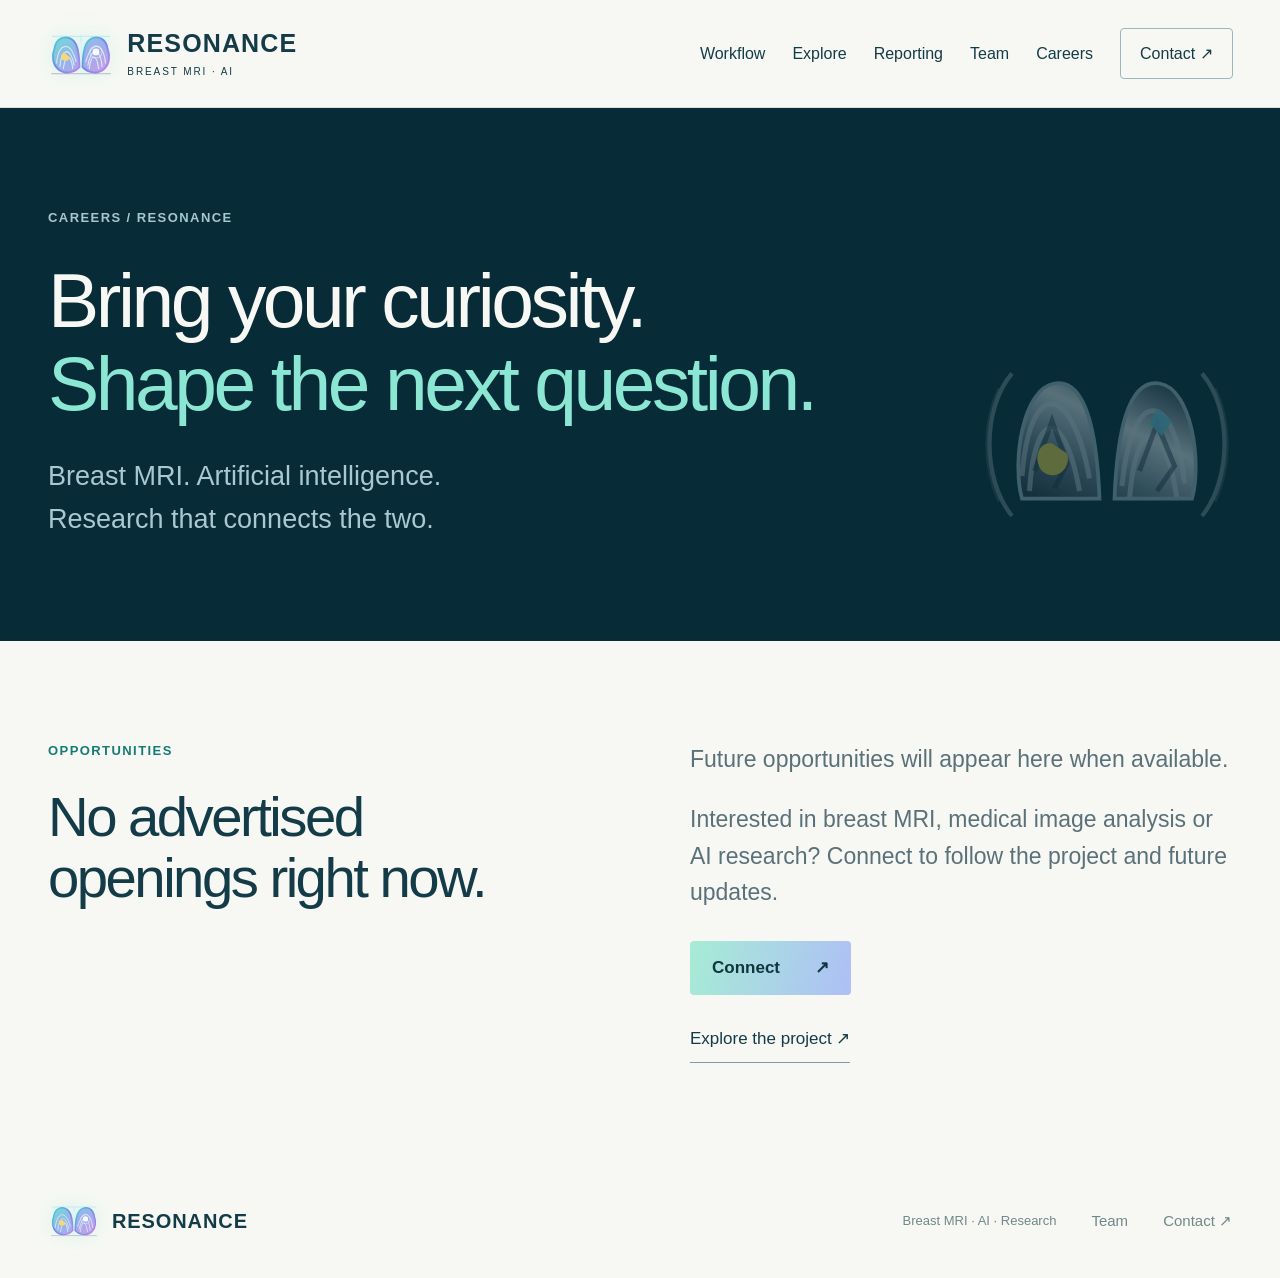
<file: careers.html>
<!doctype html><html lang="en"><head><meta charset="utf-8"><meta name="viewport" content="width=device-width,initial-scale=1"><meta name="theme-color" content="#092c3a"><title>Careers | RESONANCE</title><meta name="description" content="Future opportunities in breast MRI, AI and imaging research with RESONANCE."><link rel="stylesheet" href="style.css?v=paired-edition-20261027-1"><link rel="icon" href="assets/mark.svg?v=paired-edition-20261027-1"></head><body><a class="skip" href="#main">Skip to content</a><header class="header"><a class="brand" href="index.html"><img src="assets/resonance-symbol.svg?v=paired-edition-20261027-1" alt="RESONANCE breast MRI logo"><span>RESONANCE<small>BREAST MRI · AI</small></span></a><nav id="navigation" aria-label="Main navigation"><a href="index.html#workflow">Workflow</a><a href="index.html#explore">Explore</a><a href="index.html#report">Reporting</a><a href="index.html#team">Team</a><a href="careers.html" aria-current="page">Careers</a><a class="nav-contact" href="https://www.linkedin.com/in/neel-kanwal/" target="_blank" rel="noopener">Contact ↗</a></nav><button class="menu-toggle" aria-label="Open navigation" aria-expanded="false" aria-controls="navigation">☰</button></header><main id="main"><section class="career-hero"><div class="wrap"><div class="eyebrow light">CAREERS / RESONANCE</div><h1>Bring your curiosity.<br><em>Shape the next question.</em></h1><p>Breast MRI. Artificial intelligence.<br>Research that connects the two.</p><img src="assets/resonance-symbol-light.svg?v=paired-edition-20261027-1" alt="" class="career-symbol"></div></section><section class="section"><div class="wrap career-content"><div><div class="eyebrow">OPPORTUNITIES</div><h2>No advertised<br>openings right now.</h2></div><div><p>Future opportunities will appear here when available.</p><p>Interested in breast MRI, medical image analysis or AI research? Connect to follow the project and future updates.</p><a class="button gradient" href="https://www.linkedin.com/in/oliver-geier-b7524314/" target="_blank" rel="noopener">Connect <span>↗</span></a><a class="text-link" href="index.html#workflow">Explore the project ↗</a></div></div></section></main><footer><div class="wrap footer-row"><a class="brand" href="index.html"><img src="assets/resonance-symbol.svg?v=paired-edition-20261027-1" alt=""><span>RESONANCE</span></a><span>Breast MRI · AI · Research</span><a href="index.html#team">Team</a><a href="https://www.linkedin.com/in/neel-kanwal/" target="_blank" rel="noopener">Contact ↗</a></div></footer><script>var m=document.querySelector('.menu-toggle'),n=document.getElementById('navigation');m.addEventListener('click',function(){var o=n.classList.toggle('open');m.setAttribute('aria-expanded',String(o));m.setAttribute('aria-label',o?'Close navigation':'Open navigation');m.textContent=o?'×':'☰'});</script></body></html>
</file>
<file: style.css>
/* USER SETTINGS: palette, text scale, spacing and maximum content width. */
:root{--section-title-size:clamp(36px,4.25vw,62px);--section-title-weight:700;--heading-tone-one:#173e4c;--heading-tone-two:#19786e;--heading-tone-three:#76529a;--heading-tone-one-light:#beeedf;--heading-tone-two-light:#aabaff;--heading-tone-three-light:#f0d18d;--navy:#082b38;--deep:#061d2a;--paper:#f7f8f3;--ink:#143c48;--muted:#5b7179;--line:#d5e1df;--accent:#8be7d3;--accent2:#8ea5f4;--accent-ink:#167b75;--coral:#f7989e;--gold:#edce83;--width:1380px;--font:Arial,Helvetica,sans-serif}
*{box-sizing:border-box}
[hidden]{display:none!important}
html{scroll-behavior:auto;scroll-padding-top:28px}
body{margin:0;background:var(--paper);color:var(--ink);font-family:var(--font);font-size:21px;line-height:1.6}
a{color:inherit;text-decoration:none}
button,input,select{font:inherit}
button{cursor:pointer;color:inherit}
a,button,input,select{outline-offset:5px}
button:focus-visible,a:focus-visible,input:focus-visible,select:focus-visible{outline:2px solid var(--accent-ink)}
h1,h2,h3,h4,p,figure{margin:0}
h1,h2,h3{font-weight:500;letter-spacing:-.045em;line-height:1.08}
h1{font-size:clamp(60px,6vw,88px)}
h2{font-size:clamp(42px,4.4vw,66px)}
h3{font-size:32px;line-height:1.15}
p{color:var(--muted)}
em{font-style:normal;color:var(--accent)}
button,a,input{touch-action:manipulation}
.wrap{width:min(var(--width),calc(100% - 96px));margin:auto}
.skip{position:absolute;top:-100px;left:20px;padding:12px;background:white;z-index:60}
.skip:focus{top:12px}
.header{height:108px;padding:0 3.7%;display:flex;align-items:center;justify-content:space-between;gap:30px;border-bottom:1px solid var(--line);position:relative;z-index:30}
.brand{display:flex;gap:12px;align-items:center;font-size:25px;font-weight:650;letter-spacing:.045em;line-height:1.1}
.brand img{width:68px;height:56px}
.brand small{font-size:10px;letter-spacing:.19em;display:block;margin-top:8px;font-weight:500}
.header nav{display:flex;gap:27px;align-items:center;font-size:16px}
.header nav a:hover{color:var(--accent-ink)}
.nav-contact{padding:12px 19px;border:1px solid #9eb6bb;border-radius:4px}
.menu-toggle{display:none;background:none;border:0;font-size:29px}
.eyebrow{font-size:13px;letter-spacing:.11em;font-weight:600;color:var(--accent-ink)}
.eyebrow.light{color:#a5c8cf}
.hero{padding:82px 0;background:var(--navy);color:#f6faf4;position:relative;overflow:hidden}
.hero-halo{position:absolute;inset:0;background:radial-gradient(ellipse at 80% 30%,#3f477d33,transparent 55%),radial-gradient(ellipse at 60% 80%,#27978720,transparent 60%);pointer-events:none}
.hero-grid{display:grid;grid-template-columns:1fr 1fr;gap:65px;align-items:center;position:relative}
.hero .eyebrow{color:#aad4d6;font-size:12px}
.hero h1{margin:28px 0 30px;line-height:1.03;letter-spacing:-.055em}
.hero h1 em{background:linear-gradient(100deg,#a6efd7,#a9bafb 90%);background-clip:text;color:transparent}
.hero-lead{font-size:26px;color:#d8e9e9;line-height:1.5;max-width:560px}
.hero-sub{font-size:19px;color:#93b6c0;line-height:1.7;margin:22px 0 33px;max-width:520px}
.button{min-height:54px;display:inline-flex;align-items:center;justify-content:space-between;gap:35px;padding:15px 22px;border:0;border-radius:4px;font-size:17px;line-height:1.4;font-weight:600}
.button.gradient{background:linear-gradient(105deg,#a6ecd5,#aebff6);color:#123540}
.button.dark{background:var(--navy);color:white}
.text-link{display:inline-block;font-size:17px;border-bottom:1px solid #7a9eae;padding:10px 0}
.hero-console{background:#061722;border:1px solid #4b6c7d;border-radius:10px;overflow:hidden;box-shadow:0 20px 80px #0003}
.console-top,.panel-top{display:flex;justify-content:space-between;align-items:center;padding:17px 21px;border-bottom:1px solid #ffffff18;gap:20px;font-size:11px;letter-spacing:.08em;color:#99b9c7}
.console-top i,.panel-top i{display:inline-block;width:6px;height:6px;background:var(--accent);border-radius:50%;margin-right:9px}
.console-top>span+span{font-size:10px}
canvas{display:block;width:100%}
.hero-visual{height:430px;background:#030d17}
.mode-tabs{display:grid;grid-template-columns:repeat(3,1fr);border-top:1px solid #ffffff1c}
.mode-tabs button{min-height:52px;padding:13px 8px;background:none;border:0;border-bottom:2px solid transparent;font-size:14px;color:#8caebf}
.mode-tabs button.active{color:var(--accent);border-color:var(--accent);background:#183443}
.institution-strip{background:#edf2ee;border-bottom:1px solid var(--line)}
.institutions{display:flex;justify-content:space-between;align-items:center;gap:22px;padding:27px 0}
.institutions>span{font-size:11px;letter-spacing:.1em;color:#788c8a}
.institutions b{font-size:17px;font-weight:500;color:#587876}
.section{padding:95px 0}
.purpose{padding:65px 0}
.purpose-grid{display:grid;grid-template-columns:1.1fr .85fr;gap:100px;align-items:center}
.purpose h2{font-size:48px}
.purpose p{font-size:23px;line-height:1.6}
.section-heading{display:flex;justify-content:space-between;align-items:flex-start;flex-direction:column;gap:22px;margin-bottom:42px}
.section-heading h2{margin-top:22px}
.section-heading>p{font-size:21px;max-width:450px;line-height:1.6}
.workflow-section{padding:80px 0 30px;background:var(--navy);color:var(--paper)}
.workflow-section>.section-heading>p{color:#9dbcc7}
.pipeline-scroll{height:470vh;margin-top:20px;position:relative}
.workflow-sticky{position:sticky;top:12px;height:calc(100vh - 24px);display:flex;justify-content:center;flex-direction:column}
.pipeline-panel{border:1px solid #44667b;border-radius:9px;overflow:hidden;background:#051a26;box-shadow:0 20px 80px #0003}
.panel-top{font-size:11px;padding:14px 20px}
.panel-top .mode-label{font-size:10px;border:1px solid #3c6178;border-radius:3px;padding:4px 7px;color:#a4b7da;margin-left:auto}
.quiet-button{border:0;background:none;color:#accbd3;padding:3px 0;font-size:14px;white-space:nowrap;min-height:34px}
.stage-path{display:grid;grid-template-columns:repeat(8,1fr);padding:10px 14px;gap:5px;border-bottom:1px solid #ffffff17;background:#0b2a39}
.stage-path button{padding:9px 5px;min-height:62px;font-size:15px;color:#8eaebb;border:1px solid transparent;background:none;border-radius:3px;line-height:1.35;transition:color .15s,background .15s}
.stage-path small{display:block;margin-bottom:4px;font:10px monospace;color:#5f879a}
.stage-path button.active{color:var(--accent);background:#173d4e;border-color:#5c91aa}
.stage-path button.active small{color:var(--accent)}
.pipeline-canvas-row{display:grid;grid-template-columns:minmax(0,1fr) 36px minmax(0,1fr);align-items:center;gap:5px;padding:20px 28px 10px;height:clamp(235px,40vh,510px);background:#030d18;grid-template-rows:minmax(0,1fr)}
.pipeline-canvas-row>div{height:100%;min-height:0;display:flex;flex-direction:column}
.pipeline-canvas-row>div>span{font-size:11px;letter-spacing:.1em;text-align:center;color:#90b4c7;line-height:1.4;height:22px;flex-shrink:0}
.pipeline-canvas-row canvas{height:calc(100% - 22px);min-height:0}
.process-arrow{font-size:29px;text-align:center;color:var(--accent)}
.pipeline-caption{display:flex;align-items:center;justify-content:space-between;gap:40px;padding:21px 28px;background:#103040;min-height:122px}
.pipeline-caption h3{font-size:30px;color:var(--paper);margin-bottom:9px}
.pipeline-caption p{font-size:18px;color:#a5c2cd;line-height:1.5;max-width:1000px}
.step-controls{display:flex;gap:8px;flex-shrink:0}
.step-controls button{height:43px;width:43px;border:1px solid #5b7f92;background:none;border-radius:50%;color:var(--accent);font-size:24px;line-height:1}
.step-controls button:disabled{opacity:.3;cursor:default}
.stack-control{display:flex;align-items:center;gap:30px;padding:14px 28px;border-top:1px solid #ffffff12}
.stack-control label{font-size:13px;color:#a9c6d0;min-width:200px}
.stack-control label span{color:var(--accent);margin-left:20px}
.stack-control input{flex:1}
.pipeline-foot{font-size:12px;line-height:1.5;color:#789aa9;margin:12px 3px 0}
.control-label{display:flex;justify-content:space-between;font-size:17px;margin:30px 0 18px;gap:20px}
.control-label span{font-size:15px;color:var(--accent-ink)}
input[type=range]{width:100%;height:6px;accent-color:var(--accent);cursor:pointer;display:block;margin:0}
input[type=range]:focus-visible{outline-offset:8px}
.diffusion-section{background:#edf3ef}
.diffusion-grid{display:grid;grid-template-columns:.8fr 1.2fr;gap:70px;align-items:center}
.diffusion-grid h2{margin:25px 0}
.diffusion-grid p{font-size:22px;line-height:1.6}
.diffusion-grid input{accent-color:var(--accent-ink)}
.sequence-buttons{display:flex;gap:10px;margin-top:25px}
.sequence-buttons button{min-height:46px;padding:9px 20px;background:none;border:1px solid #a5bfb4;border-radius:4px;font-size:16px}
.sequence-buttons button.active{background:var(--navy);color:#d7efe8;border-color:var(--navy)}
.diffusion-images{display:grid;grid-template-columns:repeat(2,minmax(0,1fr));gap:12px;background:#051623;border-radius:8px;padding:15px;border:1px solid #204654}
.diffusion-images canvas{height:350px;min-width:0;background:#020b14}
.diffusion-images figcaption{font-size:15px;color:#a7c0ce;text-align:center;padding:12px 3px}
.segmentation-section{background:#082b38;color:var(--paper)}
.workflow-section .section-heading,.segmentation-section .section-heading{display:block}
.workflow-section .section-heading>div,.segmentation-section .section-heading>div{max-width:1050px}
.workflow-section .section-heading p,.segmentation-section .section-heading p{margin-top:22px;max-width:900px;color:#a9c4ce}
.segmentation-section .section-heading>p{color:#a9c4ce}
.reader{border:1px solid #426e80;border-radius:9px;background:#051c29;overflow:hidden}
.view-tabs{display:flex;gap:8px}
.view-tabs button{min-height:43px;padding:7px 16px;border:1px solid #375b72;background:none;color:#8eafc3;border-radius:3px;font-size:14px}
.view-tabs button.active{border-color:#88b0b8;color:var(--accent);background:#1b3e4b}
.reader-grid{display:grid;grid-template-columns:1.1fr 1fr;background:#020e19}
.slice-column{min-width:0;border-right:1px solid #ffffff13}
.slice-compare{height:460px;position:relative;overflow:hidden;touch-action:none}
.slice-compare>canvas,.mask-reveal>canvas{position:absolute;inset:0;width:100%;height:100%}
.mask-reveal{position:absolute;inset:0;clip-path:inset(0 0 0 52%)}
.image-tag{position:absolute;top:14px;font-size:10px;padding:5px 8px;color:#abc8d6;background:#071a25d9;border:1px solid #7192a833;border-radius:3px;letter-spacing:.1em;pointer-events:none}
.left-tag{left:14px}
.right-tag{right:14px;color:var(--accent)}
.reveal-line{position:absolute;top:0;bottom:0;width:1px;background:var(--accent);left:52%;pointer-events:none}
.reveal-line>span{position:absolute;top:50%;left:50%;transform:translate(-50%,-50%);height:39px;width:39px;border-radius:50%;display:grid;place-items:center;background:var(--accent);color:var(--navy);font-size:21px;box-shadow:0 0 0 6px #8be7d31a}
.slice-compare input{position:absolute;inset:0;height:100%;width:100%;margin:0;opacity:0;cursor:ew-resize;z-index:6;touch-action:none}
.slice-control,.rotation-control{padding:20px 23px;border-top:1px solid #ffffff12}
.slice-control label,.rotation-control label{display:flex;justify-content:space-between;gap:20px;font-size:14px;color:#a4c3d3;margin-bottom:17px}
.slice-control label span,.rotation-control label span{font-size:12px;color:#7395ab}
.volume-column{min-width:0;position:relative}
.volume-tag{position:absolute;z-index:2;top:14px;left:14px;font-size:10px;padding:5px 8px;color:#b9d4dd;background:#071a25d9;border:1px solid #7192a833;border-radius:3px;letter-spacing:.1em;pointer-events:none}
.volume-column>canvas{height:460px;cursor:grab;touch-action:none}
.volume-column>canvas:active{cursor:grabbing}
.reader-bottom{display:flex;align-items:center;justify-content:space-between;padding:20px 23px;gap:25px;border-top:1px solid #ffffff16;background:#123342}
.lesion-buttons{display:flex;gap:7px}
.lesion-buttons button{display:flex;align-items:center;gap:8px;min-height:43px;border:1px solid #3a5f75;padding:9px 12px;background:none;color:#a3c0cf;border-radius:3px;font-size:13px}
.lesion-buttons button.active{background:#244756;color:#e2f4f0;border-color:#7c9eae}
.lesion-buttons i,.curve-types i{display:inline-block;width:7px;height:7px;background:var(--accent);border-radius:50%}
.all-lesions-key{display:flex;align-items:center;gap:18px;color:#b7ced6;font-size:13px}
.all-lesions-key span{display:flex;align-items:center;gap:7px}
.all-lesions-key i{width:8px;height:8px;border-radius:50%;background:var(--accent)}
.all-lesions-key span:nth-child(2) i{background:var(--gold)}
.all-lesions-key span:nth-child(3) i{background:#bca5f3}
.lesion-buttons button:nth-child(2) i{background:var(--gold)}
.lesion-buttons button:nth-child(3) i{background:#bca5f3}
.mask-toggle{display:flex;align-items:center;gap:8px;color:#a3c0cd;font-size:13px;white-space:nowrap}
.mask-toggle input{accent-color:var(--accent);width:16px;height:16px}
.reader-bottom>a{font-size:13px;color:#b6d3d9;border-bottom:1px solid #5a8394}
.kinetics-section{background:var(--paper)}
.kinetic-grid{display:grid;grid-template-columns:1fr 1fr;gap:42px;align-items:stretch}
.roi-view{border:1px solid #294f65;background:#051523;border-radius:8px;overflow:hidden}
.roi-view>canvas{height:430px;touch-action:none;cursor:crosshair}
.roi-instruction{padding:12px 20px;color:#8cabbf;font-size:13px;border-top:1px solid #ffffff12}
.kinetic-phases{padding:15px 20px 24px;background:#0b2939}
.kinetic-phases label{font-size:14px;color:#c1d5dc;display:flex;justify-content:space-between;margin-bottom:15px}
.kinetic-phases label span{color:var(--accent);font-size:13px}
.curve-panel{padding:25px 25px 20px;background:#eef2eb;border:1px solid #d5e0d3;border-radius:6px}
.pattern-heading .eyebrow{font-size:12px}
.pattern-heading h3{font-size:35px;margin-top:12px;color:var(--ink)}
.example-birads{display:flex;align-items:center;justify-content:space-between;gap:18px;margin-top:18px;padding:12px 15px;border:1px solid #c6d9d2;border-radius:4px;background:#f8fbf6}
.example-birads span{font-size:11px;letter-spacing:.08em;color:#607b7b;font-weight:600}
.example-birads strong{font-size:17px;color:#174b55;font-weight:600;text-align:right}
#kineticChart{width:100%;height:auto;display:block;margin:16px 0 4px;overflow:visible}
.axis-label{font:15px Arial,sans-serif;fill:#748a8d}
#curveLine{fill:none;stroke:var(--coral);stroke-width:3;stroke-linejoin:round;stroke-linecap:round}
#curveArea{fill:var(--coral);opacity:.1}
.curve-types{display:grid;grid-template-columns:repeat(3,1fr);gap:7px}
.curve-types button{position:relative;min-height:60px;border:1px solid #c5d5cc;border-radius:3px;padding:9px 5px;background:none;color:#5c787b;font-size:14px;line-height:1.4}
.curve-types button>span{display:block;font-size:11px;margin-top:3px}
.curve-types button.active{background:#fffaf0;border-color:#899fa1;color:var(--ink)}
.curve-types i{height:6px;width:6px;margin-right:5px}
.curve-types button:nth-child(1) i{background:#288f83}
.curve-types button:nth-child(2) i{background:#b58a3f}
.curve-types button:nth-child(3) i{background:#c86e81}
.curve-panel>p{font-size:17px;margin-top:22px;line-height:1.5}
.birads-note{border-top:1px solid #d0ddcf;margin-top:23px;padding-top:18px;font-size:13px;color:#718785;line-height:1.6}
.birads-note b{font-weight:500;display:block;color:#3d6466;margin-bottom:5px}
.birads-note span{display:block}
.section-note{font-size:14px;color:#7e9191;margin-top:24px;max-width:900px}
.report-section{background:#eaf1ed}
.report-actions{display:flex;align-items:center;gap:13px;flex-wrap:wrap;font-size:14px}
.report-actions label{font-size:13px;color:#6b8583}
.report-actions select{background:#f7faf5;border:1px solid #b9cdc2;color:var(--ink);padding:11px 14px;border-radius:3px;font-size:15px}
.report-actions .button{font-size:14px;min-height:45px;padding:10px 16px}
.report-paper{background:#fff;border:1px solid #cfdfdc;border-top:8px solid #18879a;border-radius:4px;padding:40px;max-width:1050px;margin:auto;box-shadow:0 16px 60px #193d3d12;color:#1b3655}
.report-brand{display:flex;align-items:center;gap:14px;border-bottom:1px solid #d9e4e8;padding-bottom:24px}
.report-brand>img{width:62px;height:52px}
.report-brand>span{font-size:26px;font-weight:650;letter-spacing:.04em;line-height:1.2}
.report-brand small{display:block;font-size:11px;letter-spacing:.12em;color:#39728b;margin-top:7px;font-weight:500}
.report-brand>b{font-size:14px;color:#7c959d;font-weight:400;margin-left:auto}
.report-title{padding:27px 0 23px}
.report-title h3{font-size:37px;letter-spacing:-.025em;margin-bottom:14px}
.report-title>span{display:block;background:#edf5fa;color:#247d87;font-size:19px;padding:7px 12px;border-radius:15px;line-height:1.4}
.report-metrics{display:grid;grid-template-columns:repeat(3,1fr);gap:10px}
.report-metrics>div{background:#edf5fa;border-radius:13px;padding:13px 15px;display:flex;flex-direction:column;gap:6px}
.report-metrics span{font-size:12px;color:#587b96;font-weight:600}
.report-metrics strong{font-size:23px;font-weight:600;line-height:1.3}
.report-image-grid{display:grid;grid-template-columns:repeat(3,minmax(0,1fr));gap:12px;margin-top:24px}
.report-image-grid figcaption{text-align:center;font-weight:600;font-size:17px;padding:7px 0}
.report-image-grid canvas{height:260px;background:#03101c;border-radius:2px}
.report-bottom-grid{display:grid;grid-template-columns:.65fr 1fr;gap:45px;margin-top:30px}
.report-bottom-grid h4{font-size:16px;font-weight:600;text-align:center;margin:0 0 14px}
.location-diagram{position:relative;width:175px;height:175px;border:1px solid #d6e3e6;border-radius:50%;margin:16px auto;background:radial-gradient(circle,transparent 35%,#e6eff144 36%,transparent 37%),linear-gradient(transparent 49.7%,#d7e4e9 50%,transparent 50.3%),linear-gradient(90deg,transparent 49.7%,#d7e4e9 50%,transparent 50.3%)}
.clock{position:absolute;font-size:15px;font-weight:600;line-height:1}
.n12{left:50%;top:7px;transform:translateX(-50%)}
.n6{left:50%;bottom:7px;transform:translateX(-50%)}
.n3{right:8px;top:50%;transform:translateY(-50%)}
.n9{left:8px;top:50%;transform:translateY(-50%)}
#locationDot{position:absolute;left:60%;top:30%;height:12px;width:12px;background:#159b9a;border-radius:50%;box-shadow:0 0 0 6px #1aa7a122}
.report-bottom-grid p{text-align:center;font-size:14px;color:#7a929c}
.report-bottom-grid svg{display:block;width:100%;height:230px}
.report-foot{display:flex;justify-content:space-between;gap:25px;border-top:1px solid #d9e6e9;padding-top:18px;margin-top:25px;font-size:12px;color:#8297a2}
.team-section h2{margin:24px 0 40px}
.team-grid{display:grid;grid-template-columns:repeat(3,1fr);gap:28px}
.team-grid article{overflow:hidden;border:1px solid #d6e1d9;background:#f9fbf5;border-radius:5px}
.team-grid article>img{height:300px;width:100%;object-fit:cover;object-position:center 25%}
.team-grid article>div{padding:28px}
.team-grid article>div>span{font-size:11px;letter-spacing:.09em;color:#377b78}
.team-grid h3{font-size:29px;margin:14px 0 17px}
.team-grid p{font-size:17px;line-height:1.65}
.team-grid a{display:inline-block;margin-top:22px;border-bottom:1px solid #a0bab4;padding-bottom:5px;font-size:16px}
.closing{padding:75px 0;background:var(--navy);color:var(--paper)}
.closing-grid{display:grid;grid-template-columns:1.2fr .7fr;gap:80px;align-items:center}
.closing h2{font-size:55px}
.closing p{font-size:23px;color:#b6cfd7;margin-bottom:23px}
.closing .text-link{display:block;width:fit-content;color:#b0cad6;margin-top:18px}
.footer-row{display:flex;align-items:center;gap:35px;padding:35px 0;color:#718889}
.footer-row .brand{font-size:20px;margin-right:auto;color:var(--ink)}
.footer-row .brand img{width:52px;height:45px}
.footer-row>span{font-size:13px}
.footer-row>a:not(.brand){font-size:15px}

@media(min-width:1600px){.hero-visual{height:500px}
.hero{padding:95px 0}
.reader-grid .slice-compare,.volume-column>canvas{height:530px}
.roi-view>canvas{height:490px}
}

@media(max-width:1150px){.wrap{width:calc(100% - 68px)}
.header{padding:0 28px}
.brand{font-size:22px}
.brand img{width:60px}
.header nav{gap:20px;font-size:14px}
.hero-grid{gap:40px}
.hero h1{font-size:66px}
.hero-lead{font-size:24px}
.hero-visual{height:390px}
.hero-sub{font-size:18px}
.purpose-grid{gap:60px}
.purpose h2{font-size:43px}
.purpose p{font-size:21px}
.diffusion-grid{gap:45px}
.diffusion-images canvas{height:300px}
.reader-bottom{gap:15px;padding:18px}
.reader-bottom>a{font-size:12px}
.lesion-buttons button{padding:8px;font-size:12px}
.mask-toggle{font-size:12px}
.kinetic-grid{gap:25px}
.curve-panel{padding:24px 20px}
.pattern-heading h3{font-size:31px}
.team-grid{gap:20px}
.team-grid article>div{padding:24px}
.team-grid h3{font-size:25px}
.closing-grid{gap:60px}
.stage-path button{font-size:14px}
.pipeline-caption h3{font-size:29px}
}

@media(max-width:900px){body{font-size:20px}
.header{height:90px}
.header nav{display:none;position:absolute;left:0;right:0;top:90px;background:var(--paper);padding:25px;flex-direction:column;align-items:stretch;gap:20px;box-shadow:0 20px 30px #0001;font-size:18px}
.header nav.open{display:flex}
.menu-toggle{display:block}
.hero h1{font-size:56px}
.hero-grid{gap:30px}
.hero-lead{font-size:22px}
.hero .eyebrow{font-size:10px}
.hero-sub{font-size:17px}
.hero-visual{height:360px}
.console-top{font-size:9px;padding:14px}
.console-top>span+span{display:none}
.mode-tabs button{font-size:12px}
.institution-strip .institutions{flex-wrap:wrap;justify-content:center;gap:9px 24px}
.institutions>span{width:100%;text-align:center;margin-bottom:6px}
.institutions b{font-size:15px}
.section{padding:75px 0}
.purpose-grid{gap:40px}
.purpose h2{font-size:38px}
.purpose p{font-size:20px}
.section-heading{gap:30px;align-items:start;flex-direction:column}
.section-heading>p{font-size:20px;max-width:none}
.pipeline-scroll{height:440vh}
.stage-path{grid-template-columns:repeat(4,1fr);padding:9px 12px;gap:4px}
.stage-path button{font-size:14px;min-height:50px;padding:6px}
.stage-path small{display:inline-block;font-size:9px;margin:0 7px 0 0}
.pipeline-canvas-row{height:35vh;min-height:230px;padding:18px 20px 10px}
.pipeline-caption{padding:20px;min-height:140px;gap:20px}
.pipeline-caption h3{font-size:27px}
.pipeline-caption p{font-size:17px}
.step-controls{flex-direction:column;gap:6px}
.step-controls button{height:34px;width:34px;font-size:21px}
.pipeline-foot{font-size:11px}
.diffusion-grid{grid-template-columns:1fr;gap:35px}
.diffusion-grid p{font-size:22px;max-width:650px}
.diffusion-images canvas{height:380px}
.diffusion-grid .control-label{max-width:600px}
.diffusion-grid input{max-width:600px}
.reader-grid{grid-template-columns:1fr}
.slice-column{border-right:0;border-bottom:1px solid #ffffff18}
.slice-compare,.volume-column>canvas{height:490px}
.reader-bottom{flex-wrap:wrap;gap:20px}
.reader-bottom>a{font-size:15px}
.lesion-buttons button{font-size:14px;padding:10px 13px}
.mask-toggle{font-size:14px}
.view-tabs button{font-size:13px}
.reader .panel-top{gap:15px;flex-wrap:wrap}
.reader .panel-top>span:first-child{font-size:10px}
.reader .quiet-button{font-size:13px}
.kinetic-grid{grid-template-columns:1fr;gap:25px}
.roi-view>canvas{height:450px}
.curve-panel{padding:30px}
.pattern-heading h3{font-size:38px}
.curve-types button{font-size:17px;min-height:70px}
.curve-types button>span{font-size:13px}
.curve-panel>p{font-size:21px}
.birads-note{font-size:15px}
.axis-label{font-size:15px}
.team-grid{grid-template-columns:1fr;gap:25px}
.team-grid article{display:grid;grid-template-columns:240px 1fr}
.team-grid article>img{height:100%;min-height:300px}
.team-grid article>div{padding:30px}
.team-grid h3{font-size:30px}
.team-grid p{font-size:20px}
.team-grid a{font-size:17px}
.team-grid article>div>span{font-size:12px}
.report-paper{padding:30px}
.report-title h3{font-size:33px}
.report-metrics strong{font-size:21px}
.report-image-grid canvas{height:220px}
.closing-grid{grid-template-columns:1fr;gap:30px}
.closing h2{font-size:49px}
.footer-row{flex-wrap:wrap;gap:20px}
.footer-row>span{width:100%;order:4}
.report-bottom-grid{gap:25px}
}

@media(max-width:650px){.wrap{width:calc(100% - 36px)}
.header{padding:0 18px}
.brand{font-size:22px;gap:8px}
.brand img{width:60px}
.hero{padding:47px 0}
.hero-grid{grid-template-columns:1fr;gap:35px}
.hero h1{font-size:61px;margin:25px 0}
.hero .eyebrow{font-size:11px}
.hero-lead{font-size:24px}
.hero-sub{font-size:20px}
.hero-visual{height:380px}
.mode-tabs button{font-size:15px}
.console-top{font-size:10px;padding:15px}
.section{padding:60px 0}
.purpose{padding:50px 0}
.purpose-grid{grid-template-columns:1fr;gap:24px}
.purpose h2{font-size:40px}
.purpose p{font-size:22px}
.section-heading{margin-bottom:32px;gap:25px}
.section-heading h2{font-size:43px;margin-top:18px}
.section-heading>p{font-size:20px}
.eyebrow{font-size:12px}
.workflow-section{padding-top:55px}
.pipeline-scroll{height:490vh}
.workflow-sticky{width:calc(100% - 20px);top:7px;height:calc(100svh - 14px)}
.pipeline-panel{border-radius:6px}
.panel-top{padding:10px 12px;font-size:8px;gap:8px}
.panel-top .mode-label{font-size:7px;padding:3px 4px}
.quiet-button{font-size:11px}
.stage-path{gap:3px;padding:7px;grid-template-columns:repeat(4,1fr)}
.stage-path button{font-size:12px;min-height:43px;padding:5px 2px}
.stage-path small{font-size:8px;display:block;margin-bottom:2px}
.pipeline-canvas-row{height:27svh;min-height:190px;padding:10px 8px 6px;grid-template-columns:minmax(0,1fr) 20px minmax(0,1fr);gap:3px}
.pipeline-canvas-row>div>span{font-size:8px;letter-spacing:.04em;height:20px}
.pipeline-canvas-row canvas{height:calc(100% - 20px)}
.process-arrow{font-size:20px}
.pipeline-caption{padding:15px;min-height:152px;gap:13px}
.pipeline-caption h3{font-size:26px;line-height:1.05}
.pipeline-caption p{font-size:16px;line-height:1.5}
.step-controls{gap:7px}
.step-controls button{width:30px;height:30px;font-size:18px}
.stack-control{display:block;padding:13px 15px 18px}
.stack-control label{display:flex;justify-content:space-between;font-size:12px;margin-bottom:12px;min-width:0}
.stack-control label span{margin-left:10px}
.pipeline-foot{font-size:10px;margin-top:10px}
.diffusion-images{padding:8px;gap:6px}
.diffusion-images canvas{height:260px}
.diffusion-images figcaption{font-size:12px;padding:10px 2px}
.diffusion-grid h2{font-size:44px}
.diffusion-grid p{font-size:21px}
.control-label{font-size:16px}
.sequence-buttons button{font-size:15px}
.slice-compare{height:350px}
.volume-column>canvas{height:350px}
.reader .panel-top{padding:14px;gap:13px}
.reader .panel-top>span:first-child{width:100%}
.view-tabs{flex:1;gap:5px}
.view-tabs button{flex:1;min-height:41px;padding:7px;font-size:12px}
.reader .quiet-button{font-size:12px}
.image-tag{font-size:8px}
.slice-control,.rotation-control{padding:18px}
.slice-control label,.rotation-control label{font-size:13px;margin-bottom:17px}
.reader-bottom{padding:17px;gap:17px}
.lesion-buttons{gap:5px;width:100%;justify-content:space-between}
.lesion-buttons button{font-size:12px;padding:8px 9px;min-height:43px;flex:1;justify-content:center}
.mask-toggle{font-size:13px}
.reader-bottom>a{font-size:12px}
.roi-view>canvas{height:360px}
.roi-instruction{font-size:12px;padding:12px 15px}
.kinetic-phases{padding:14px 15px 23px}
.curve-panel{padding:22px}
.pattern-heading h3{font-size:31px}
.curve-types button{font-size:14px;padding:10px 4px;min-height:65px}
.curve-types button>span{font-size:11px}
.curve-panel>p{font-size:19px}
.birads-note{font-size:13px}
.section-note{font-size:13px}
.report-paper{padding:20px 15px;border-top-width:6px}
.report-brand{gap:8px;padding-bottom:18px}
.report-brand>img{width:48px;height:43px}
.report-brand>span{font-size:20px}
.report-brand small{font-size:8px;letter-spacing:.08em}
.report-brand>b{font-size:11px}
.report-title{padding:20px 0 18px}
.report-title h3{font-size:26px}
.report-title>span{font-size:16px}
.report-metrics{gap:6px}
.report-metrics>div{padding:10px 9px;border-radius:8px;gap:5px}
.report-metrics span{font-size:11px}
.report-metrics strong{font-size:16px}
.report-image-grid{gap:6px;margin-top:18px}
.report-image-grid figcaption{font-size:11px}
.report-image-grid canvas{height:145px}
.report-bottom-grid{grid-template-columns:1fr;gap:25px}
.report-bottom-grid h4{font-size:14px}
.location-diagram{width:150px;height:150px}
.report-bottom-grid svg{height:210px}
.report-foot{font-size:9px;gap:18px}
.report-actions{gap:10px}
.report-actions label{font-size:12px}
.report-actions select{font-size:14px}
.report-actions .button{font-size:13px}
.team-grid article{display:block}
.team-grid article>img{height:340px;min-height:0}
.team-grid article>div{padding:27px}
.team-grid h3{font-size:32px}
.team-grid p{font-size:21px}
.team-grid a{font-size:17px}
.closing{padding:55px 0}
.closing h2{font-size:43px}
.closing p{font-size:22px}
.footer-row{padding:27px 0;gap:18px}
.footer-row .brand{font-size:19px}
.footer-row .brand img{width:47px;height:40px}
.footer-row>a:not(.brand){font-size:14px}
.footer-row>span{font-size:12px}
}

@media(max-width:380px){.hero h1{font-size:53px}
.section-heading h2{font-size:39px}
.pipeline-caption h3{font-size:23px}
.pipeline-caption p{font-size:15px}
.pipeline-canvas-row{height:24svh;min-height:170px}
.pipeline-caption{min-height:145px}
.stage-path button{font-size:11px}
.report-metrics strong{font-size:13px}
.report-image-grid canvas{height:125px}
.hero-visual{height:330px}
}

@media(prefers-reduced-motion:reduce){html{scroll-behavior:auto}
*,*:before,*:after{animation:none!important;transition:none!important}
}

@media print{body>*:not(main),main>section:not(.report-section),main>.institution-strip,.report-section .section-heading{display:none!important}
.report-section{padding:0;background:white}
.report-section .wrap{width:100%}
.report-paper{max-width:none;padding:20px;border:0;box-shadow:none}
.report-paper canvas{break-inside:avoid}
.report-bottom-grid{grid-template-columns:.65fr 1fr}
body{background:white}
.report-foot{margin-top:10px}
@page{size:A4;margin:10mm}
}


.career-hero{background:var(--navy);color:var(--paper);padding:100px 0;position:relative;overflow:hidden}
.career-hero>.wrap{position:relative}
.career-hero h1{margin:30px 0;max-width:1000px}
.career-hero p{font-size:27px;color:#a8c9d2}
.career-symbol{position:absolute;right:0;bottom:0;width:250px;opacity:.35;pointer-events:none}
.career-content{display:grid;grid-template-columns:1fr 1fr;gap:100px;align-items:start}
.career-content h2{margin-top:25px}
.career-content p+p{margin-top:23px}
.career-content .button{margin-top:30px}
.career-content .text-link{display:block;width:fit-content;margin-top:20px}
.career-content p{font-size:23px}
@media(max-width:900px){.career-hero{padding:80px 0}
.career-hero h1{font-size:61px}
.career-symbol{width:170px;right:0;bottom:-30px;opacity:.18}
.career-content{grid-template-columns:1fr;gap:35px}
}
@media(max-width:650px){.career-hero{padding:60px 0}
.career-hero h1{font-size:51px}
.career-hero p{font-size:24px}
.career-content h2{font-size:42px}
.career-content p{font-size:22px}
.career-symbol{width:140px}
}


/* Current presentation settings */
.hero h1{font-size:clamp(46px,4.7vw,72px)}
.pipeline-scroll{height:auto!important}
.workflow-sticky{position:relative!important;top:0!important;height:auto!important;padding:0 0 30px}
.pipeline-canvas-row{height:42vh;min-height:300px}
.case-results{background:#eef3ee}
.case-results img{width:100%;display:block;border-radius:8px}
.case-results select,.birads-report select{padding:12px;border:1px solid #b6c7cb;background:white;color:#143c48;max-width:100%;font-size:18px}
.case-results label{display:block;font-size:17px;margin:16px 0 10px}
.birads-report{border-top:1px solid #dbe5ed;margin-top:26px;padding-top:26px}
.birads-report h4{font-size:18px}
.birads-report p{font-size:18px;margin:12px 0}
.birads-report label{display:block;font-size:16px;margin:15px 0 8px}
.birads-report a{font-size:15px;text-decoration:underline}
.birads-report #biradsRecommendation{color:#145166}
.hero .hero-lead{font-size:25px}
@media(max-width:650px){.hero h1{font-size:46px}
.pipeline-canvas-row{min-height:230px}
.workflow-sticky{height:auto!important}
.stage-path button{font-size:12px}
}


.stage-path{display:flex;overflow-x:auto;scrollbar-width:thin}
.stage-path button{flex:1 0 110px;min-width:0}
.stage-path small{display:block}
.pipeline-canvas-row{overflow:hidden}
.slide-enter>div{animation:stage-slide .25s ease-out}
@keyframes stage-slide{from{opacity:.5;transform:translateX(20px)}
to{opacity:1;transform:translateX(0)}
}
@media(max-width:650px){.stage-path button{flex:0 0 110px}
.hero h1{font-size:43px}
}



/* Breast MRI showcase refresh */

.hero-halo{display:none!important}

.hero-console{border-radius:18px;box-shadow:0 28px 80px rgba(0,13,23,.32)}

.hero-visual{height:clamp(330px,38vw,520px)}

.brand img{filter:drop-shadow(0 0 10px rgba(105,220,220,.25))}

.hero-phase{display:none;padding:12px 18px 16px;background:#081923;border-top:1px solid rgba(175,215,225,.18);color:#c8e1e3}

.hero-phase.visible{display:block}

.hero-phase label{display:flex;justify-content:space-between;font-size:15px;font-weight:700;letter-spacing:.03em}

.hero-phase input{width:100%;accent-color:#67ddcf;margin-top:7px}

.mode-tabs{flex-wrap:wrap;gap:8px;padding:14px}

.mode-tabs button{font-size:15px;padding:10px 17px;border-radius:99px}

.focus-tiles{background:#e7eee8;padding:100px 0 110px}

.focus-tiles .section-heading{align-items:end;margin-bottom:38px}

.focus-tiles .section-heading h2{color:#12333e;font-size:clamp(48px,5.2vw,76px);line-height:.98}

.focus-tiles .section-heading p{font-size:clamp(19px,1.5vw,24px);color:#536b75;max-width:410px}

.focus-grid{display:grid;grid-template-columns:repeat(4,minmax(0,1fr));gap:18px}

.focus-card{min-height:370px;border:0;border-radius:14px;padding:28px 26px 25px;text-align:left;color:#f4fbf6;display:flex;flex-direction:column;align-items:flex-start;justify-content:space-between;cursor:pointer;transition:transform .22s ease,box-shadow .22s ease;box-shadow:0 14px 28px rgba(16,43,52,.08)}

.focus-card:hover,.focus-card:focus-visible{transform:translateY(-7px);box-shadow:0 24px 40px rgba(16,43,52,.2);outline:3px solid rgba(255,255,255,.8);outline-offset:-6px}

.focus-card small{font-size:14px;font-weight:800;letter-spacing:.16em;opacity:.83}

.focus-card strong{font-size:clamp(24px,2.1vw,34px);line-height:1.1;letter-spacing:-.035em;max-width:12ch}

.focus-card span{font-size:clamp(17px,1.45vw,21px);line-height:1.5;max-width:24ch;opacity:.9}

.focus-card b{font-size:16px;font-weight:750;border-bottom:1px solid currentColor;padding-bottom:4px}

.focus-dwi{background:#153d4a;color:#bbf1e6}

.focus-t1{background:#17786e;color:#f5faf2}

.focus-t2{background:#39457f;color:#f6f7ff}

.focus-dce{background:#f2ce84;color:#173945}

.focus-dce small,.focus-dce span{color:#405b60}

.stage-path{gap:12px;padding:0 2px 14px;scroll-snap-type:x mandatory;scrollbar-width:thin;scrollbar-color:#547a80 transparent}

.stage-path button{flex:0 0 clamp(190px,18vw,225px);display:grid;grid-template-columns:35px 1fr;grid-template-rows:auto 112px auto;align-items:center;gap:8px 10px;padding:12px;border-radius:12px;border:1px solid rgba(168,221,215,.17);background:#102731;color:#d5e5e2;text-align:left;scroll-snap-align:center;transition:background .2s ease,border-color .2s ease,transform .2s ease}

.stage-path button:hover{transform:translateY(-3px);border-color:#6edbca}

.stage-path button.active{background:#1c4049;border-color:var(--accent);box-shadow:0 0 0 1px var(--accent),0 10px 30px rgba(0,0,0,.22)}

.stage-path button small{grid-column:1;grid-row:1;font-size:14px;color:var(--accent);font-weight:800}

.stage-path button img{grid-column:1 / -1;grid-row:2;width:100%;height:112px;object-fit:cover;border-radius:7px;background:#06131b}

.stage-path button span{grid-column:2;grid-row:1;font-size:17px;font-weight:700;line-height:1.1}

.pipeline-canvas-row{height:clamp(300px,34vw,470px);gap:16px}

.pipeline-canvas-row>div{border-radius:12px;overflow:hidden}

.pipeline-canvas-row>div>span{font-size:14px;padding:10px 13px}

.pipeline-caption h3{font-size:clamp(25px,2.25vw,36px)}

.pipeline-caption p{font-size:clamp(17px,1.5vw,21px);line-height:1.55}

.pipeline-foot{font-size:16px;line-height:1.5}

.section-heading h2{font-size:clamp(46px,5.2vw,76px);line-height:1}

.section-heading>p,.section-heading>div>p{font-size:clamp(19px,1.55vw,24px);line-height:1.5}

.diffusion-section p,.section-note{font-size:19px;line-height:1.55}

.section{padding-top:100px;padding-bottom:100px}

@media(max-width:1000px){.focus-grid{grid-template-columns:repeat(2,minmax(0,1fr))}
.focus-card{min-height:320px}
.focus-card strong{font-size:30px}
.stage-path button{flex-basis:205px}
}

@media(max-width:650px){.focus-tiles{padding:70px 0}
.focus-tiles .section-heading h2{font-size:45px}
.focus-tiles .section-heading{display:block}
.focus-tiles .section-heading p{margin-top:16px}
.focus-grid{grid-template-columns:1fr;gap:12px}
.focus-card{min-height:260px;padding:23px}
.focus-card strong{font-size:30px}
.focus-card span{font-size:19px}
.mode-tabs{gap:6px;padding:11px}
.mode-tabs button{font-size:14px;padding:9px 13px}
.stage-path{margin-right:-6vw;margin-left:-6vw;padding:4px 6vw 15px}
.stage-path button{flex:0 0 205px;grid-template-rows:auto 92px auto}
.stage-path button img{height:92px}
.pipeline-canvas-row{height:250px;min-height:250px;gap:7px}
.pipeline-caption h3{font-size:27px}
.pipeline-caption p{font-size:17px}
.section{padding-top:72px;padding-bottom:72px}
.hero-visual{height:330px}
}


/* October 2026 focused review update */
.mode-tabs{display:flex!important;flex-flow:row nowrap;align-items:center;justify-content:flex-start;gap:6px;padding:12px 15px;border-top:1px solid #ffffff1c;overflow-x:auto;scrollbar-width:thin}

.mode-tabs button{flex:0 0 auto;min-width:42px;white-space:nowrap;font-size:14px;padding:10px 13px;border-radius:8px;min-height:44px}

.hero .hero-lead{font-size:clamp(23px,2vw,30px);line-height:1.45;max-width:660px;color:#b1cbd2;margin:22px 0 28px}

.focus-tiles{background:#e7eee8}

.focus-tiles .section-heading{display:flex;flex-direction:column;align-items:flex-start;gap:20px}

.focus-tiles .section-heading h2{max-width:760px}

.focus-tiles .section-heading h2 em{background:linear-gradient(105deg,#1e807b,#4b5787);-webkit-background-clip:text;background-clip:text;color:transparent}

.focus-tiles .section-heading>p{max-width:960px;margin:0}

.focus-grid{align-items:stretch}

.focus-card{width:100%;text-decoration:none;gap:18px;justify-content:flex-start}

.focus-card strong{max-width:15ch}

.focus-card span{max-width:31ch}

.focus-card b{margin-top:auto}

.focus-thumb{width:100%;height:112px;position:relative;overflow:hidden;border-radius:9px;background:rgba(3,17,27,.46);display:flex;align-items:center;justify-content:center}

.focus-thumb>img{width:100%;height:100%;object-fit:cover;display:block;opacity:.88}

.focus-thumb>span{position:absolute;right:8px;bottom:8px;left:8px;max-width:none;padding:5px 8px;border-radius:5px;background:#061722d9;color:#e6f5f1;font-size:10px;line-height:1.2;letter-spacing:.08em;font-weight:800}

.focus-thumb-pair{display:grid;grid-template-columns:1fr 1fr;gap:4px}

.focus-thumb-pair figure{height:100%;min-width:0;position:relative;margin:0;overflow:hidden}

.focus-thumb-pair img{width:100%;height:100%;object-fit:cover;display:block}

.focus-thumb-pair figcaption{position:absolute;left:6px;top:6px;background:#061722d9;color:white;border-radius:4px;padding:3px 6px;font-size:9px;font-weight:800;letter-spacing:.08em}

.focus-thumb-chart{background:linear-gradient(135deg,#22294f,#39457f)}

.focus-thumb-chart svg{width:90%;height:88%}

.focus-thumb-chart svg text{font:700 8px system-ui,sans-serif;fill:#c9d3e8}

.focus-thumb-report{padding:9px}

.report-mini{height:100%;width:100%;padding:9px 12px;background:#f1f4f1;border-radius:7px;color:#153d4a;display:grid;grid-template-columns:24px 1fr;grid-template-rows:1fr auto 7px 7px 7px;align-items:center;column-gap:8px}

.report-mini img{width:23px;height:23px;grid-column:1;grid-row:1}

.report-mini strong{font-size:12px;line-height:1;color:#153d4a}

.report-mini>span{grid-column:1 / -1;font-size:8px;letter-spacing:.12em;color:#55747c;margin:3px 0}

.report-mini i{height:4px;width:90%;background:#d5e1df;border-radius:3px}

.report-mini i:nth-of-type(2){width:72%}

.report-mini i:nth-of-type(3){width:56%}

.report-mini>div{position:absolute;right:16px;top:57px;display:flex;gap:4px}

.report-mini>div b{padding:3px 5px;background:#dcebe6;border-radius:3px;font-size:7px;color:#245b61}

.stage-path{display:flex!important;gap:12px!important;overflow-x:auto!important;scroll-snap-type:x mandatory;scrollbar-width:thin;padding:8px 14px 14px!important}

.stage-path button{flex:0 0 clamp(175px,17vw,220px)!important;min-width:175px;grid-template-rows:auto 100px auto!important;scroll-snap-align:center}

.stage-path button img{height:100px!important;object-fit:contain;background:#000}

.pipeline-canvas-row{grid-template-columns:minmax(0,1fr) 36px minmax(0,1fr);height:clamp(310px,38vw,470px);overflow:hidden;padding:18px 24px 10px}

.pipeline-pane{height:100%;min-width:0;display:flex;flex-direction:column;border:1px solid #24485b;background:#030d18}

.pipeline-pane>span{display:flex;align-items:center;justify-content:center;text-align:center;padding:8px 11px;min-height:52px;height:auto!important;flex:none!important;color:#b4d4d8!important;font-size:clamp(12px,1.15vw,15px)!important;line-height:1.3;letter-spacing:.06em!important;font-weight:800;white-space:normal}

.pipeline-image-wrap{flex:1;min-height:0;width:100%;display:grid;place-items:center;background:#020a11;overflow:hidden}

.pipeline-image-wrap img{display:block;width:100%;height:100%;object-fit:contain;min-height:0}

.pipeline-caption{min-height:132px}

.pipeline-caption p{max-width:900px}

@media(max-width:1000px){
 .focus-tiles .section-heading{grid-template-columns:1fr;gap:18px}

 .mode-tabs button{font-size:12px}

 .pipeline-canvas-row{height:clamp(280px,42vw,390px);padding:14px 14px 8px}

 .pipeline-pane>span{min-height:48px}

}

@media(max-width:650px){
 .mode-tabs{flex-flow:row nowrap;gap:4px;padding:9px}

 .mode-tabs button{font-size:12px;padding:9px;min-width:34px;min-height:42px}

 .hero .hero-lead{font-size:22px}

 .focus-thumb{height:132px}

 .stage-path{margin-left:-4vw!important;margin-right:-4vw!important;padding-left:4vw!important;padding-right:4vw!important}

 .stage-path button{flex:0 0 190px!important;min-width:190px}

 .pipeline-canvas-row{height:245px;min-height:245px;padding:9px 7px 5px;grid-template-columns:minmax(0,1fr) 20px minmax(0,1fr);gap:4px}

 .pipeline-pane>span{font-size:9px!important;min-height:40px;padding:4px 5px;letter-spacing:.02em!important}

 .pipeline-caption{min-height:138px}

 .process-arrow{font-size:19px}

}


/* Example assessment stays separate from the enhancement pattern. */
.example-birads{flex-wrap:wrap;align-items:center}.example-birads strong{font-size:clamp(17px,1.5vw,22px)}
.team-section h2{margin:0 0 40px}

/* Jump between predicted regions without hiding the other lesions. */
.all-lesions-key button{display:inline-flex;align-items:center;gap:7px;padding:9px 12px;border:1px solid #446d7c;border-radius:4px;background:#112f3c;color:#d8edea;font-size:14px;min-height:42px}.all-lesions-key button:hover,.all-lesions-key button:focus-visible{background:#214b58;border-color:#97d9d0}.all-lesions-key button i{width:8px;height:8px;border-radius:50%;background:#62e4c5}.all-lesions-key button:nth-child(2) i{background:#f0bc74}.all-lesions-key button:nth-child(3) i{background:#b6a5f4}

.kinetic-region-buttons{display:flex;gap:8px;margin-top:10px}.kinetic-region-buttons button{padding:7px 13px;border:1px solid #3e6978;border-radius:4px;background:#153b49;color:#d4e9e8;font-size:13px;min-height:38px}.kinetic-region-buttons button:hover{border-color:#8be7d3}

/* Quantitative curve axes use measured acquisition times and percentage enhancement. */
#curveGrid text,#reportCurve text{font-family:Arial,Helvetica,sans-serif}.report-metrics strong{overflow-wrap:anywhere}

.sequence-note{font-size:14px;line-height:1.5;color:#a9c4cc;padding:12px 16px;border-top:1px solid #ffffff18}.report-metrics>div>span{line-height:1.35}

/* Keep scientific comparisons readable on narrow screens. */
@media(max-width:650px){.pipeline-canvas-row{height:auto!important;min-height:0;grid-template-columns:minmax(0,1fr);grid-template-rows:auto 24px auto;padding:10px;gap:8px}.pipeline-canvas-row>.pipeline-pane{height:auto}.pipeline-pane>span{font-size:12px!important;min-height:44px;letter-spacing:.02em!important}.pipeline-image-wrap{height:310px;flex:none}.pipeline-canvas-row>.process-arrow{display:block;transform:rotate(90deg);line-height:24px}.pipeline-caption{padding:18px 15px}.report-metrics{grid-template-columns:1fr}.report-metrics>div{flex-direction:row;align-items:center;justify-content:space-between;gap:16px}.report-metrics>div>span{max-width:45%}.report-metrics strong{font-size:18px;text-align:right}}

@media(prefers-reduced-motion:reduce){.slide-enter>div{animation:none}.focus-card,.stage-path button{transition:none}}

/* Kinetics section: case-specific linked MRI views. */
.kinetic-sequence-tabs{display:flex;gap:6px;padding:12px 16px;background:#0b2939}
.kinetic-sequence-tabs button{flex:1;min-width:0;min-height:42px;border:1px solid #385b6c;border-radius:5px;background:#0c2230;color:#c7dbdf;font-size:15px;cursor:pointer}
.kinetic-sequence-tabs button.active,.kinetic-region-buttons button.active{background:#245a60;color:#dcfff5;border-color:#78d9c8}
.kinetic-sequence-tabs button:hover{border-color:#91dfd2}
.kinetic-case-label{padding:12px 20px 0;color:#a1c3cc;font-size:12px;font-weight:600;letter-spacing:.07em}

/* Shared section titles: bold phrases on one line when the available width allows. */
.section-title,.section-heading h2.section-title,.focus-tiles .section-heading h2.section-title,.diffusion-grid h2.section-title,.closing h2.section-title{display:flex;flex-wrap:wrap;align-items:baseline;column-gap:.22em;row-gap:.08em;font-size:var(--section-title-size);font-weight:var(--section-title-weight);line-height:1.12;letter-spacing:-.045em;max-width:none}
.section-title .heading-phrase{display:inline;white-space:nowrap}
.heading-tone-1{color:var(--heading-tone-one)}
.heading-tone-2{color:var(--heading-tone-two)}
.heading-tone-3{color:var(--heading-tone-three)}
.workflow-section,.segmentation-section,.closing{--heading-tone-one:var(--heading-tone-one-light);--heading-tone-two:var(--heading-tone-two-light);--heading-tone-three:var(--heading-tone-three-light)}
.hero h1{font-weight:700}
@media(max-width:650px){.section-title .heading-phrase{white-space:normal}.section-title,.section-heading h2.section-title,.focus-tiles .section-heading h2.section-title,.diffusion-grid h2.section-title,.closing h2.section-title{font-size:clamp(34px,7vw,43px)}}

.closing-grid{grid-template-columns:1fr;gap:28px}


/* Local review: concise two-line workflow and kinetics descriptions. */
.pipeline-caption p{white-space:pre-line;max-width:none;font-size:clamp(17px,1.5vw,21px);line-height:1.5}
#kinetics>.wrap>.section-heading{display:block}
#kinetics>.wrap>.section-heading>p{max-width:none;margin-top:20px}
@media(max-width:650px){.pipeline-caption p{white-space:normal}.desktop-line{display:none}}

/* Sequence preview preserves the existing image-panel dimensions. */
.hero-visual{position:relative}.hero-visual>canvas{display:block;width:100%;height:100%;background:#030d17}.hero-visual>#heroTransition{position:absolute;inset:0;pointer-events:none;opacity:0}
.hero-slideshow-controls{display:flex;align-items:center;justify-content:space-between;gap:12px;padding:0 15px 12px;color:#a9cbd3;font-size:12px}.hero-slideshow-controls button{font-size:12px;white-space:nowrap}.mode-tabs button{transition:background-color .25s,color .25s,border-color .25s}
@media(max-width:380px){.hero-slideshow-controls{gap:6px;padding-inline:10px;font-size:11px}.hero-slideshow-controls button{font-size:11px}}

/* Multiparametric reporting: shared lesion, four matched MRI views. */
.report-intro{font-size:clamp(18px,1.5vw,22px);line-height:1.5;color:#536b75;max-width:760px;margin-top:18px}
.report-comparison{margin-top:28px;break-inside:avoid}
.report-comparison-heading{display:flex;justify-content:space-between;align-items:flex-start;gap:20px;flex-wrap:wrap}
.report-comparison-heading h4,.report-context h4{font-size:21px;line-height:1.3;color:#174d59;margin:0 0 8px}
.report-comparison-heading p{font-size:16px;line-height:1.5;color:#58717b;margin:0}
.report-comparison-controls{display:flex;align-items:center;gap:12px;flex-wrap:wrap}
.report-view-tabs{display:flex;gap:4px;padding:4px;background:#eaf2ef;border-radius:8px}
.report-view-tabs button{padding:9px 12px;border:1px solid transparent;border-radius:6px;font-size:15px;line-height:1.3;color:#315e68;background:transparent;cursor:pointer}
.report-view-tabs button.active{color:#fff;background:#176c70;border-color:#176c70}
.report-view-tabs button:focus-visible{outline:2px solid #176c70;outline-offset:2px}
.report-contour-toggle{display:flex;align-items:center;gap:8px;font-size:15px;color:#315e68;cursor:pointer}
.report-contour-toggle input{width:18px;height:18px;accent-color:#176c70}
.report-multiparametric-grid{grid-template-columns:repeat(2,minmax(0,1fr));gap:16px;margin-top:18px}
.report-multiparametric-grid figure{margin:0;min-width:0;overflow:hidden;border:1px solid #d9e5e1;border-radius:10px;background:#f2f6f3}
.report-multiparametric-grid figcaption{display:flex;align-items:center;justify-content:space-between;gap:12px;padding:12px 14px;text-align:left;min-height:58px}
.report-multiparametric-grid figcaption strong{font-size:20px;color:#164652}
.report-multiparametric-grid figcaption span{font-size:14px;line-height:1.35;color:#5b737a;text-align:right;max-width:155px}
.report-multiparametric-grid canvas{display:block;width:100%;height:260px;border-radius:0;background:#060e14}
.report-context{padding:20px 22px;margin-top:18px;background:#edf5f1;border-left:4px solid #228a85;border-radius:4px}
.report-context p{font-size:17px;line-height:1.6;color:#244f5b;margin:0}
.report-context .report-contour-note{font-size:14px;line-height:1.5;color:#5a727b;margin-top:8px}
@media(max-width:650px){.report-multiparametric-grid{grid-template-columns:minmax(0,1fr);gap:12px}.report-multiparametric-grid canvas{height:245px}.report-comparison-heading h4,.report-context h4{font-size:20px}.report-context{padding:17px}.report-context p{font-size:16px}.report-view-tabs button{font-size:14px}}
@media print{.report-comparison-controls{display:none!important}.report-comparison{break-inside:avoid}.report-multiparametric-grid{grid-template-columns:repeat(4,minmax(0,1fr));gap:7px}.report-multiparametric-grid canvas{height:140px}.report-multiparametric-grid figcaption{display:block;min-height:0;padding:6px}.report-multiparametric-grid figcaption strong{font-size:13px}.report-multiparametric-grid figcaption span{display:block;text-align:left;font-size:9px;max-width:none}.report-comparison-heading h4,.report-context h4{font-size:16px}.report-context{padding:10px 12px;margin-top:10px}.report-context p{font-size:12px}.report-context .report-contour-note{font-size:10px}.report-brand small{font-size:9px}}

/* Portrait placeholder follows the same dimensions as the profile photographs. */
.team-grid article>.team-portrait-placeholder{display:block;width:100%;height:300px}
@media(max-width:900px) and (min-width:651px){.team-grid article>.team-portrait-placeholder{height:100%;min-height:300px}}
@media(max-width:650px){.team-grid article>.team-portrait-placeholder{height:340px;min-height:0}}
</file>
